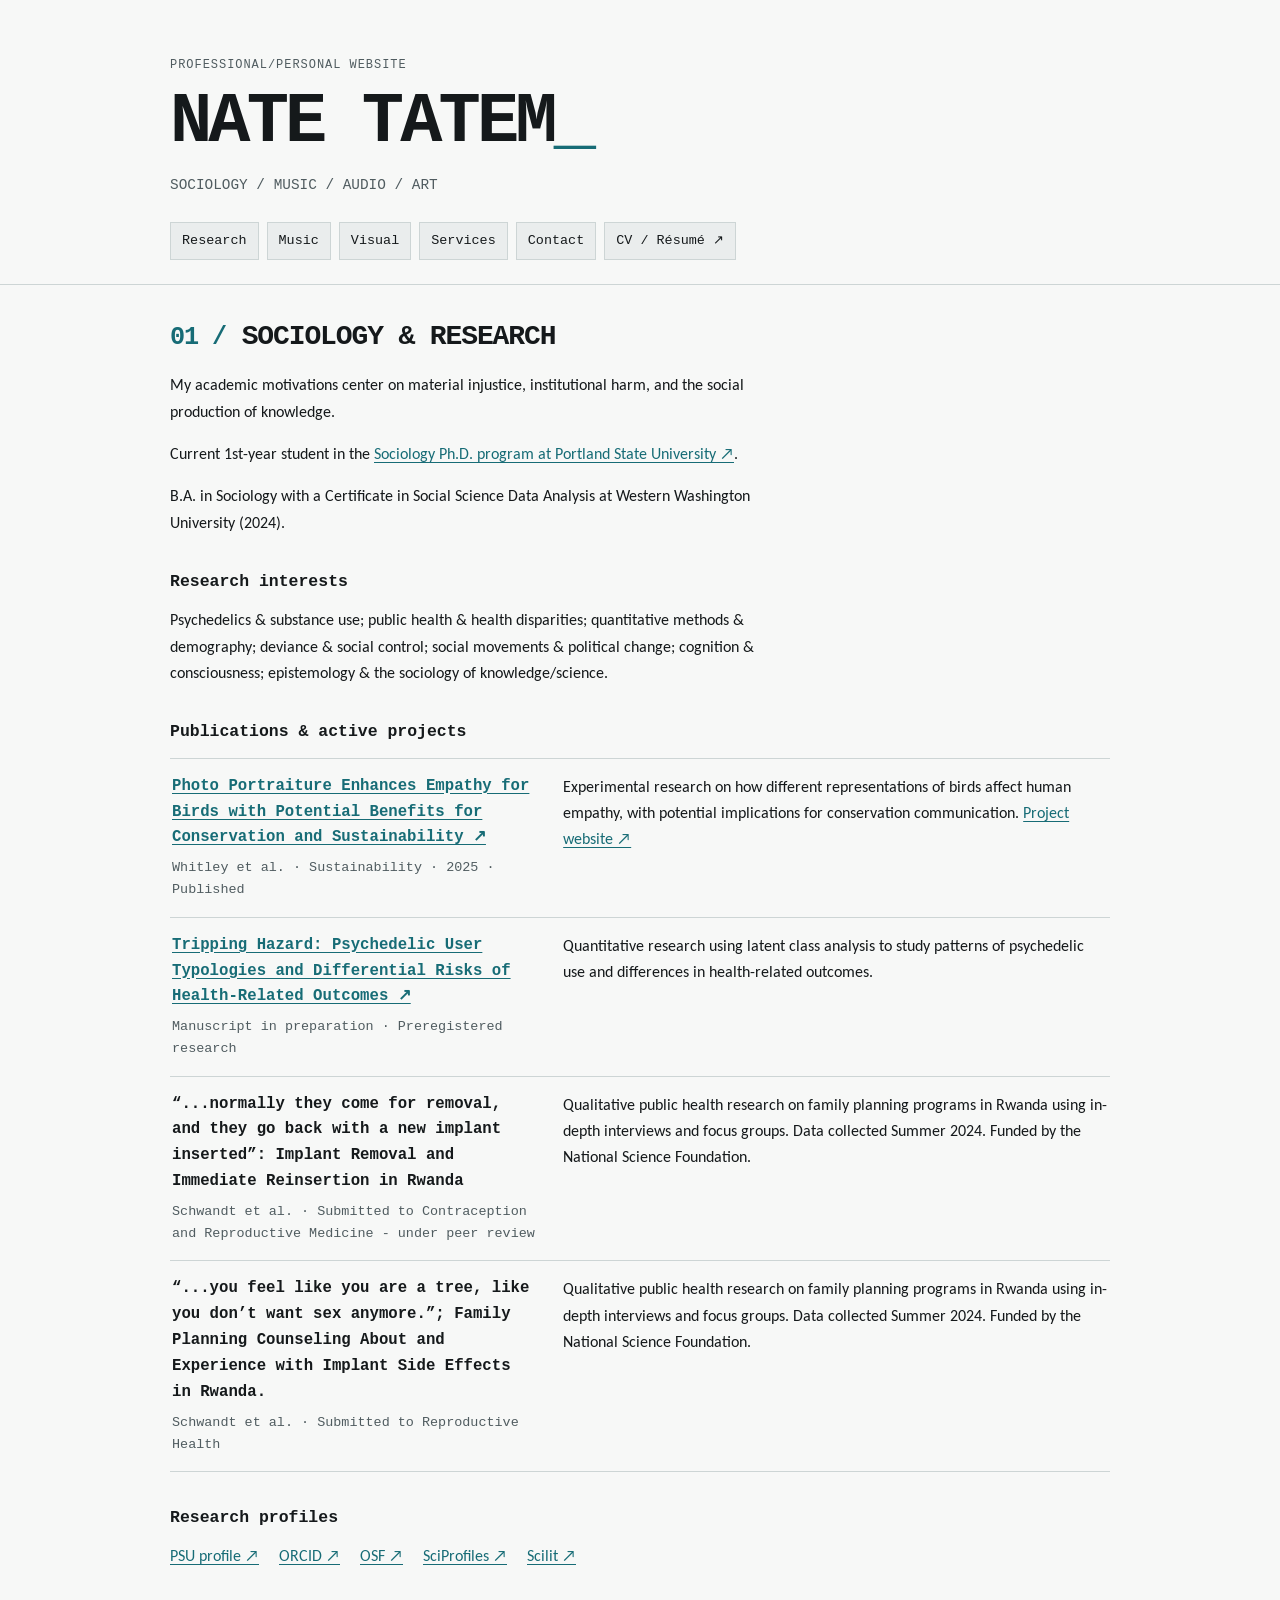
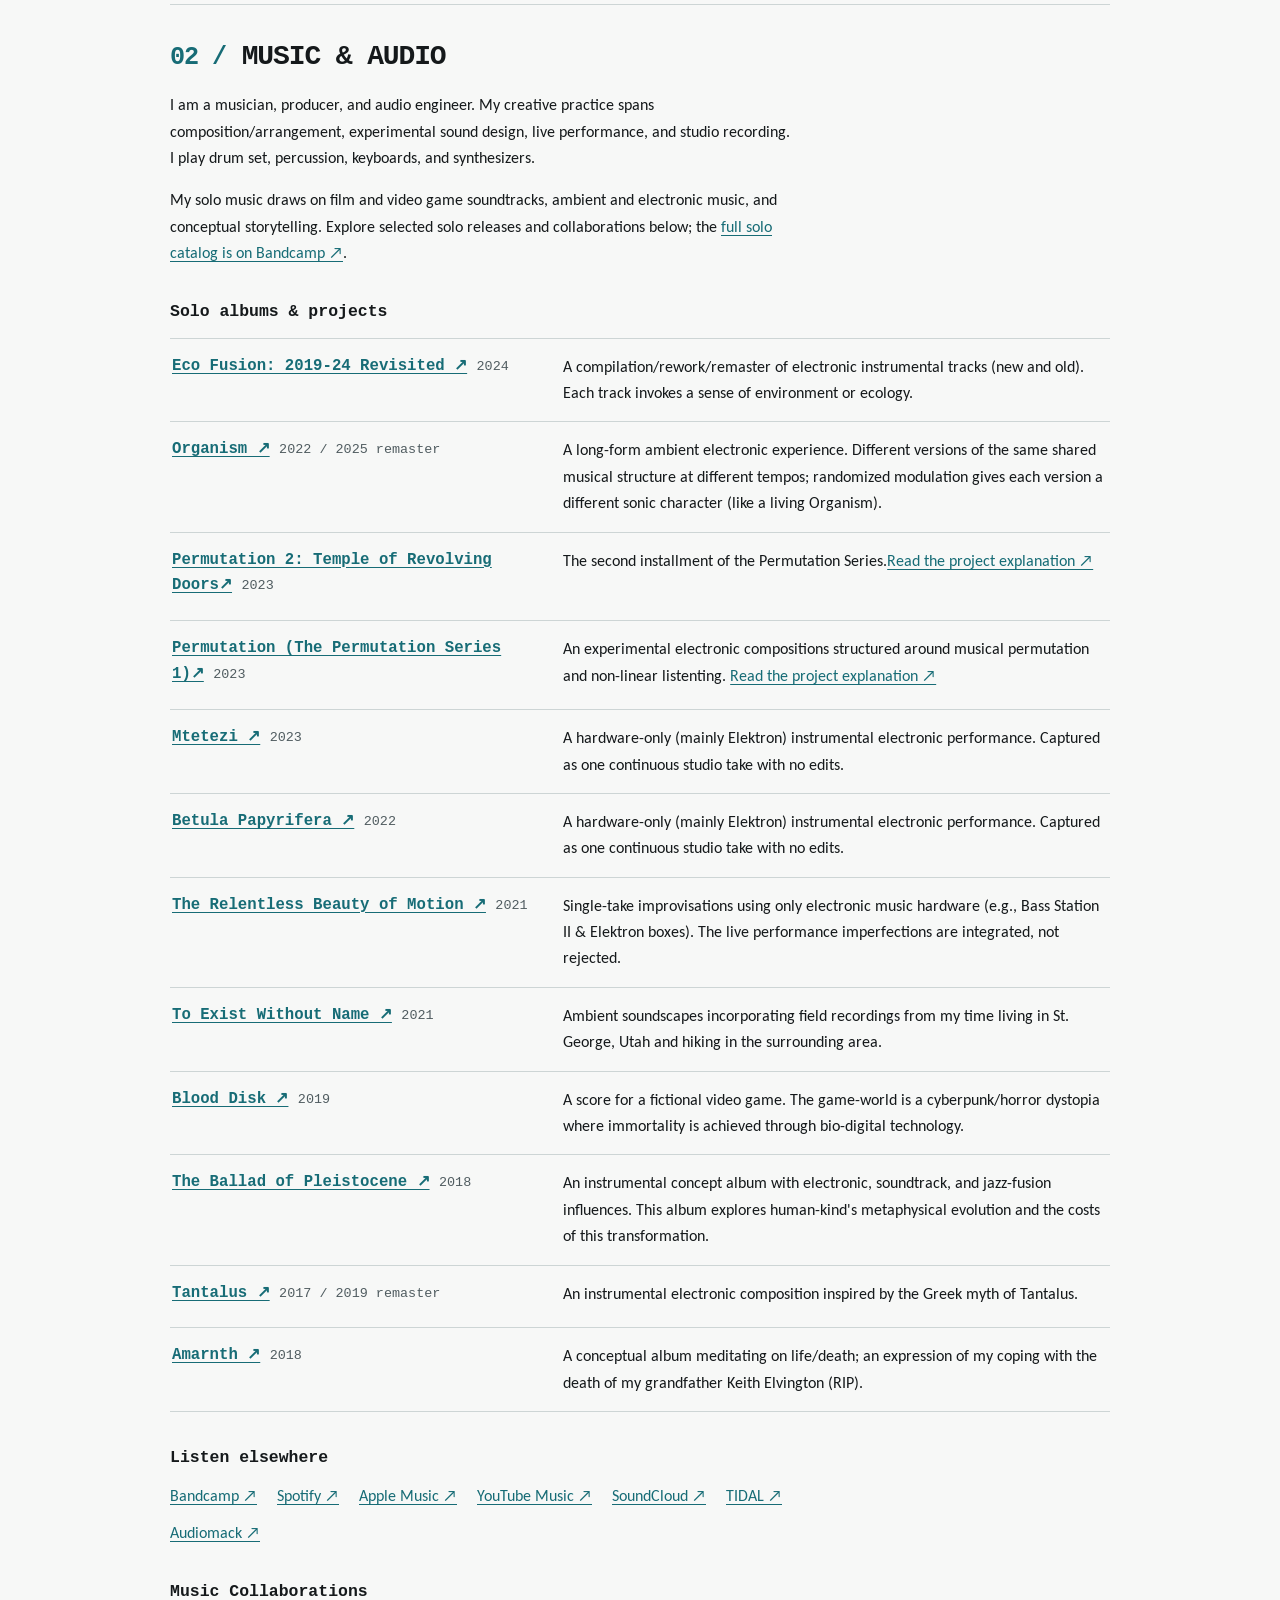
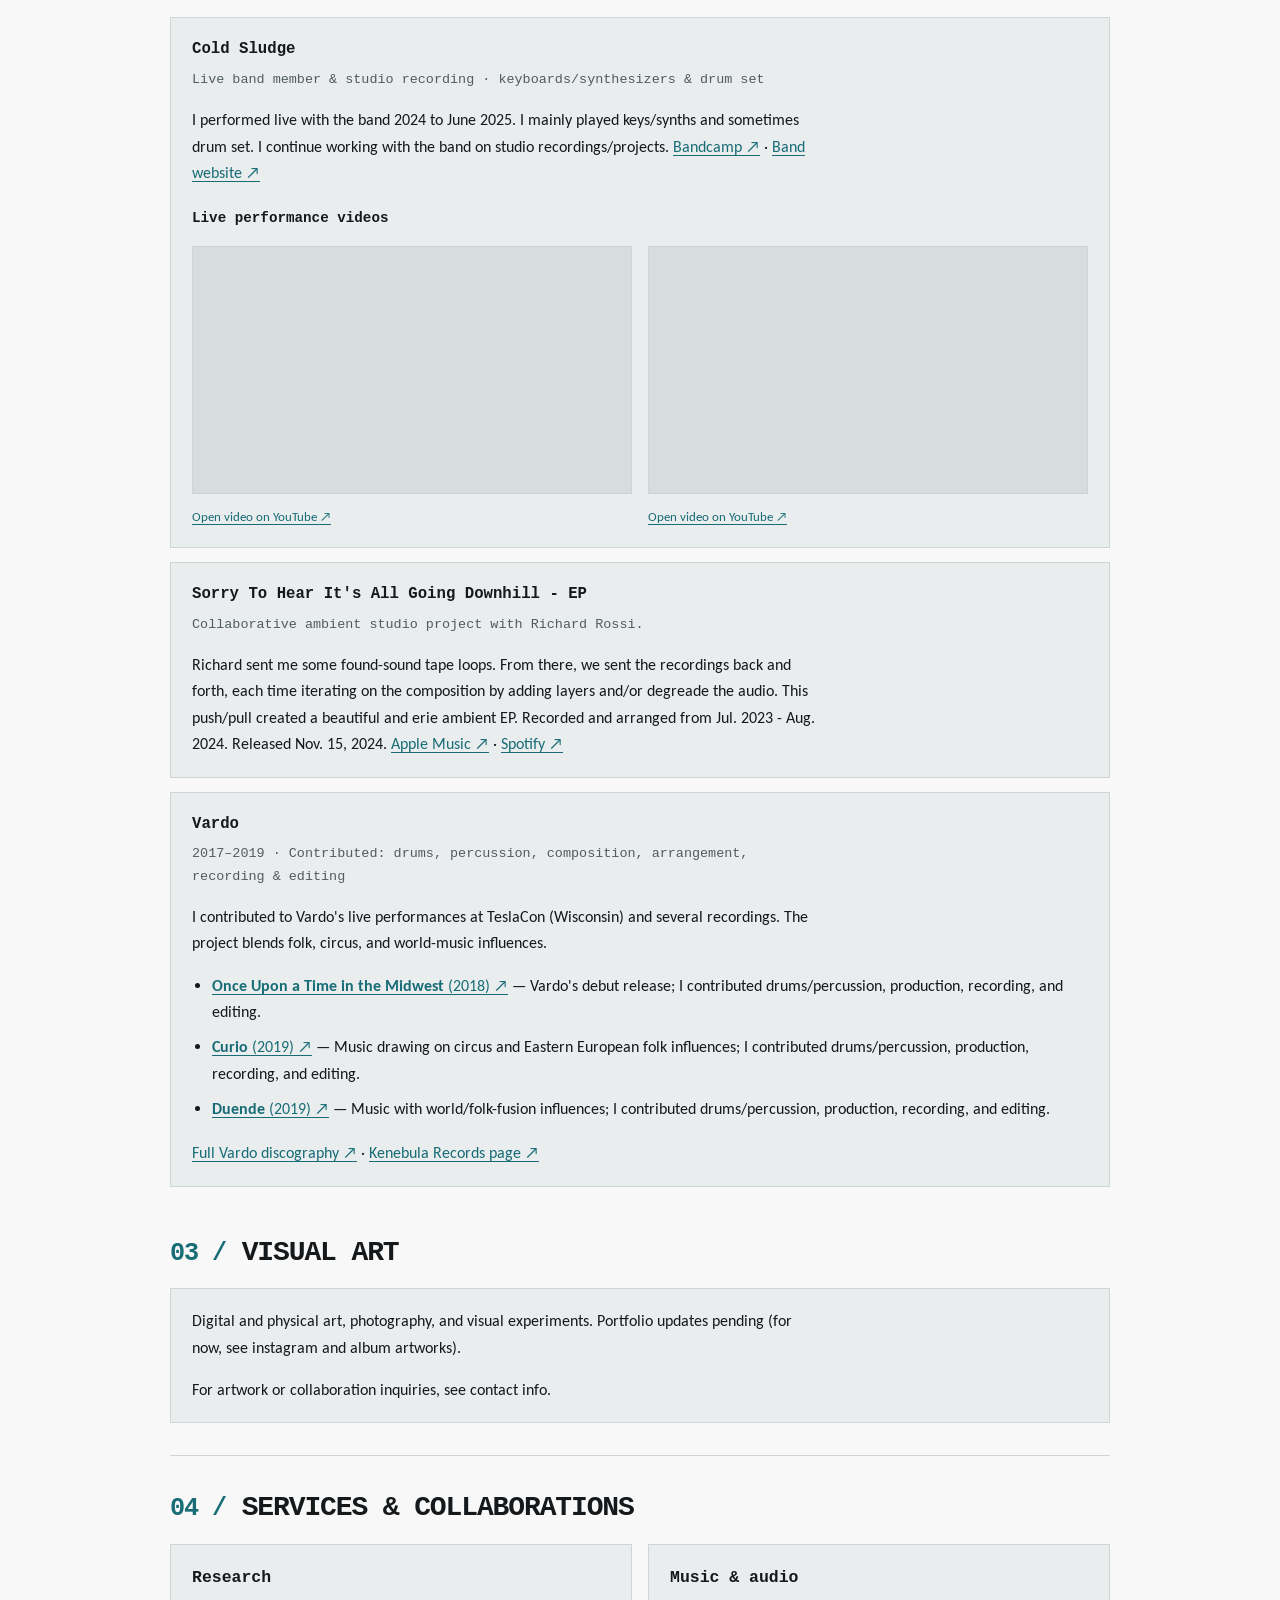
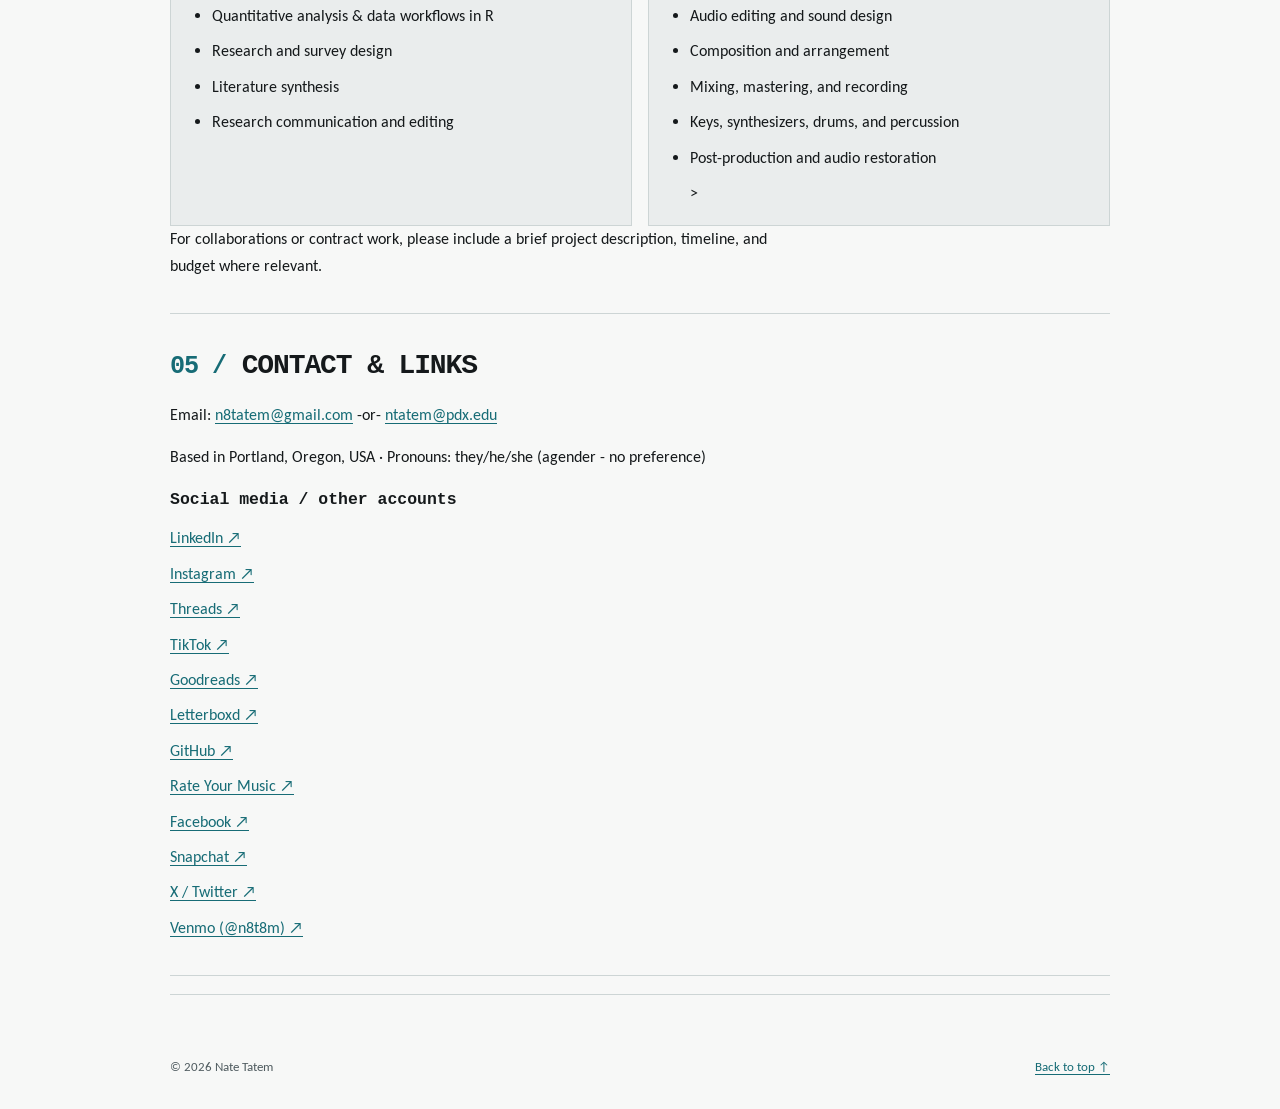
<file: index.html>
<!DOCTYPE html>
<html lang="en">
<head>
  <meta charset="UTF-8">
  <meta name="viewport" content="width=device-width, initial-scale=1">
  <meta name="description" content="Nate Tatem: sociology PhD student, researcher, musician, producer, and audio engineer. Publications, music, projects, and contact.">
  <title>Nate Tatem | Sociology, Music &amp; Audio</title>
  <link rel="stylesheet" href="style.css">
</head>
<body id="top">
  <!--
    ONE-PAGE WEBSITE
    Everything visitors read is in this file.
    To change words or links, edit the text between the HTML tags below.
    Colors, fonts, and spacing are in style.css.
    Sections have IDs (for example: id="research") so the navigation can jump to them.
    No JavaScript or website framework is required.
  -->
  <a class="skip-link" href="#main">Skip to content</a>

  <header class="site-header">
    <div class="wrap">
      <p class="kicker">PROFESSIONAL/PERSONAL WEBSITE</p>
      <h1>NATE TATEM<span class="cursor" aria-hidden="true">_</span></h1>
      <p class="subtitle">SOCIOLOGY / MUSIC / AUDIO / ART</p>
      <nav aria-label="Page sections">
        <a href="#research">Research</a>
        <a href="#music">Music</a>
        <a href="#visual">Visual</a>
        <a href="#services">Services</a>
        <a href="#contact">Contact</a>
        <a href="https://docs.google.com/document/d/1RovgvD9X_7BbHX_mhOtFrE-JuVj5L-khV3Grfie6J5M/edit?usp=sharing">CV / Résumé ↗</a>
      </nav>
    </div>
  </header>

  <main id="main" class="wrap">
    <!-- 01: RESEARCH -->
    <section id="research" class="section">
      <h2><span class="section-number">01 /</span> SOCIOLOGY &amp; RESEARCH</h2>
      <p>My academic motivations center on material injustice, institutional harm, and the social production of knowledge.</p>
      <p>Current 1st-year student in the <a href="https://www.pdx.edu/sociology/graduate-students">Sociology Ph.D. program at Portland State University ↗</a>.</p>
      <p>B.A. in Sociology with a Certificate in Social Science Data Analysis at Western Washington University (2024).</p>
      

      <h3>Research interests</h3>
      <p>Psychedelics & substance use; public health & health disparities; quantitative methods & demography; deviance & social control; social movements & political change; cognition & consciousness; epistemology & the sociology of knowledge/science.</p>

      <h3>Publications &amp; active projects</h3>
      <div class="entries">
        <article class="entry">
          <div><h4><a href="https://doi.org/10.3390/su17198833">Photo Portraiture Enhances Empathy for Birds with Potential Benefits for Conservation and Sustainability ↗</a></h4><p class="meta">Whitley et al. · Sustainability · 2025 · Published</p></div>
          <p>Experimental research on how different representations of birds affect human empathy, with potential implications for conservation communication. <a href="https://wp.wwu.edu/nsfaward2240023/">Project website ↗</a></p>
        </article>
        <article class="entry">
          <div><h4><a href="https://osf.io/zuqg4">Tripping Hazard: Psychedelic User Typologies and Differential Risks of Health-Related Outcomes ↗</a></h4><p class="meta">Manuscript in preparation · Preregistered research</p></div>
          <p>Quantitative research using latent class analysis to study patterns of psychedelic use and differences in health-related outcomes.</p>
        </article>
        <article class="entry">
          <div><h4>“...normally they come for removal, and they go back with a new implant inserted”: Implant Removal and Immediate Reinsertion in Rwanda</h4><p class="meta">Schwandt et al. · Submitted to Contraception and Reproductive Medicine - under peer review</p></div>
          <p>Qualitative public health research on family planning programs in Rwanda using in-depth interviews and focus groups. Data collected Summer 2024. Funded by the National Science Foundation.</p>
        </article>
        <article class="entry">
          <div><h4>“...you feel like you are a tree, like you don’t want sex anymore.”; Family Planning Counseling About and Experience with Implant Side Effects in Rwanda.</h4><p class="meta">Schwandt et al. · Submitted to Reproductive Health</p></div>
          <p>Qualitative public health research on family planning programs in Rwanda using in-depth interviews and focus groups. Data collected Summer 2024. Funded by the National Science Foundation.</p>
        </article>
      </div>

      <h3>Research profiles</h3>
      <p class="link-line">
        <a href="https://www.pdx.edu/sociology/graduate-students">PSU profile ↗</a>
        <a href="https://orcid.org/0009-0002-8959-082X">ORCID ↗</a>
        <a href="https://osf.io/nkf5h/">OSF ↗</a>
        <a href="https://sciprofiles.com/profile/4597813">SciProfiles ↗</a>
        <a href="https://www.scilit.com/scholars/32011373">Scilit ↗</a>
      </p>
    </section>

    <!-- 02: MUSIC -->
    <section id="music" class="section">
      <h2><span class="section-number">02 /</span> MUSIC &amp; AUDIO</h2>
      <p>I am a musician, producer, and audio engineer. My creative practice spans composition/arrangement, experimental sound design, live performance, and studio recording. I play drum set, percussion, keyboards, and synthesizers.</p>
      <p>My solo music draws on film and video game soundtracks, ambient and electronic music, and conceptual storytelling. Explore selected solo releases and collaborations below; the <a href="https://n8t8m.bandcamp.com/">full solo catalog is on Bandcamp ↗</a>.</p>
      <h3>Solo albums &amp; projects</h3>
      <div class="entries">
        <article class="entry"><div><h4><a href="https://music.apple.com/us/album/eco-fusion-2019-24-revisited-2024-remaster/1748461911">Eco Fusion: 2019-24 Revisited ↗</a> <span class="year">2024</span></h4></div><p>A compilation/rework/remaster of electronic instrumental tracks (new and old). Each track invokes a sense of environment or ecology.</p></article>
        <article class="entry"><div><h4><a href="https://n8t8m.bandcamp.com/album/organism">Organism ↗</a> <span class="year">2022 / 2025 remaster</span></h4></div><p>A long-form ambient electronic experience. Different versions of the same shared musical structure at different tempos; randomized modulation gives each version a different sonic character (like a living Organism).</p></article>
        <article class="entry"><div><h4><a href="https://music.apple.com/us/album/permutation-2-temple-of-revolving-doors/1743018515">Permutation 2: Temple of Revolving Doors↗</a> <span class="year">2023</span></h4></div><p>The second installment of the Permutation Series.<a href="https://docs.google.com/document/d/1abXACVfcKZyuInPH2lasOvWFJ02yWaGi-sxxujkwZ5Q/pub">Read the project explanation ↗</a></p></article>
        <article class="entry"><div><h4><a href="https://music.apple.com/us/album/permutation/1743118488">Permutation (The Permutation Series 1)↗</a> <span class="year">2023</span></h4></div><p>An experimental electronic compositions structured around musical permutation and non-linear listenting. <a href="https://docs.google.com/document/d/1abXACVfcKZyuInPH2lasOvWFJ02yWaGi-sxxujkwZ5Q/pub">Read the project explanation ↗</a></p></article>  
        <article class="entry"><div><h4><a href="https://n8t8m.bandcamp.com/album/mtetezi">Mtetezi ↗</a> <span class="year">2023</span></h4></div><p>A hardware-only (mainly Elektron) instrumental electronic performance. Captured as one continuous studio take with no edits.</p></article>
        <article class="entry"><div><h4><a href="https://n8t8m.bandcamp.com/album/betula-papyrifera">Betula Papyrifera ↗</a> <span class="year">2022</span></h4></div><p>A hardware-only (mainly Elektron) instrumental electronic performance. Captured as one continuous studio take with no edits.</p></article>
        <article class="entry"><div><h4><a href="https://n8t8m.bandcamp.com/album/the-relentless-beauty-of-motion-2">The Relentless Beauty of Motion ↗</a> <span class="year">2021</span></h4></div><p>Single-take improvisations using only electronic music hardware (e.g., Bass Station II & Elektron boxes). The live performance imperfections are integrated, not rejected.</p></article>
        <article class="entry"><div><h4><a href="https://n8t8m.bandcamp.com/album/to-exist-without-name">To Exist Without Name ↗</a> <span class="year">2021</span></h4></div><p>Ambient soundscapes incorporating field recordings from my time living in St. George, Utah and hiking in the surrounding area.</p></article>
        <article class="entry"><div><h4><a href="https://n8t8m.bandcamp.com/album/blood-disk">Blood Disk ↗</a> <span class="year">2019</span></h4></div><p>A score for a fictional video game. The game-world is a cyberpunk/horror dystopia where immortality is achieved through bio-digital technology.</p></article>
        <article class="entry"><div><h4><a href="https://n8t8m.bandcamp.com/album/the-ballad-of-pleistocene">The Ballad of Pleistocene ↗</a> <span class="year">2018</span></h4></div><p>An instrumental concept album with electronic, soundtrack, and jazz-fusion influences. This album explores human-kind's metaphysical evolution and the costs of this transformation.</p></article>
        <article class="entry"><div><h4><a href="https://n8t8m.bandcamp.com/album/tantalus-2019-remaster">Tantalus ↗</a> <span class="year">2017 / 2019 remaster</span></h4></div><p>An instrumental electronic composition inspired by the Greek myth of Tantalus.</p></article>
        <article class="entry"><div><h4><a href="https://n8t8m.bandcamp.com/album/amarnth">Amarnth ↗</a> <span class="year">2018</span></h4></div><p>A conceptual album meditating on life/death; an expression of my coping with the death of my grandfather Keith Elvington (RIP).</p></article>
      </div>

      <h3>Listen elsewhere</h3>
      <p class="link-line">
        <a href="https://n8t8m.bandcamp.com/">Bandcamp ↗</a>
        <a href="https://open.spotify.com/artist/280AVnwGDOdUkVxobsOkqB">Spotify ↗</a>
        <a href="https://music.apple.com/us/artist/nate-tatem/1448048139">Apple Music ↗</a>
        <a href="https://music.youtube.com/channel/UCMEGdbPtAvLXdA23YEi4zVA">YouTube Music ↗</a>
        <a href="https://soundcloud.com/natetatem">SoundCloud ↗</a>
        <a href="https://tidal.com/browse/artist/10782310">TIDAL ↗</a>
        <a href="https://audiomack.com/natem262">Audiomack ↗</a>
      </p>

      <h3>Music Collaborations</h3>
      <div class="panel">
        <h4>Cold Sludge</h4>
        <p class="meta">Live band member & studio recording · keyboards/synthesizers &amp; drum set</p>
        <p>I performed live with the band 2024 to June 2025. I mainly played keys/synths and sometimes drum set. I continue working with the band on studio recordings/projects. <a href="https://coldsludge.bandcamp.com/">Bandcamp ↗</a> · <a href="https://beacons.ai/coldsludge">Band website ↗</a></p>
        <p class="video-label">Live performance videos</p>
        <div class="video-grid">
          <div><iframe loading="lazy" src="https://www.youtube-nocookie.com/embed/g2t97krSRpU" title="Cold Sludge — live performance video 1" allow="accelerometer; autoplay; clipboard-write; encrypted-media; gyroscope; picture-in-picture; web-share" referrerpolicy="strict-origin-when-cross-origin" allowfullscreen></iframe><p><a href="https://youtu.be/g2t97krSRpU">Open video on YouTube ↗</a></p></div>
          <div><iframe loading="lazy" src="https://www.youtube-nocookie.com/embed/ch2X6v-_RAk" title="Cold Sludge — live performance video 2" allow="accelerometer; autoplay; clipboard-write; encrypted-media; gyroscope; picture-in-picture; web-share" referrerpolicy="strict-origin-when-cross-origin" allowfullscreen></iframe><p><a href="https://youtu.be/ch2X6v-_RAk">Open video on YouTube ↗</a></p></div>
        </div>
      </div>

      <div class="panel">
        <h4>Sorry To Hear It's All Going Downhill - EP</h4>
        <p class="meta">Collaborative ambient studio project with Richard Rossi. </p>
        <p>Richard sent me some found-sound tape loops. From there, we sent the recordings back and forth, each time iterating on the composition by adding layers and/or degreade the audio. This push/pull created a beautiful and erie ambient EP. Recorded and arranged from Jul. 2023 - Aug. 2024. Released Nov. 15, 2024. <a href="https://music.apple.com/us/album/sorry-to-hear-its-all-going-downhill-ep/1778685996">Apple Music ↗</a> · <a href="https://open.spotify.com/album/3CoQEbegC5YiCVLYY935vZ?si=Al2B6Z7SQFys9EtEpH0g2g">Spotify ↗</a></p>
      </div>

      <div class="panel">
        <h4>Vardo</h4>
        <p class="meta">2017–2019 · Contributed: drums, percussion, composition, arrangement, recording &amp; editing</p>
        <p>I contributed to Vardo's live performances at TeslaCon (Wisconsin) and several recordings. The project blends folk, circus, and world-music influences.</p>
        <ul class="project-list">
          <li><a href="https://curiodevardo.bandcamp.com/album/once-upon-a-time-in-the-midwest"><strong>Once Upon a Time in the Midwest</strong> (2018) ↗</a> — Vardo's debut release; I contributed drums/percussion, production, recording, and editing.</li>
          <li><a href="https://curiodevardo.bandcamp.com/album/curio"><strong>Curio</strong> (2019) ↗</a> — Music drawing on circus and Eastern European folk influences; I contributed drums/percussion, production, recording, and editing.</li>
          <li><a href="https://curiodevardo.bandcamp.com/album/duende"><strong>Duende</strong> (2019) ↗</a> — Music with world/folk-fusion influences; I contributed drums/percussion, production, recording, and editing.</li>
        </ul>
        <p><a href="https://curiodevardo.bandcamp.com/">Full Vardo discography ↗</a> · <a href="https://www.kenebula.com/vardo/">Kenebula Records page ↗</a></p>
      </div>

    <!-- 03: VISUAL ART -->
    <section id="visual" class="section">
      <h2><span class="section-number">03 /</span> VISUAL ART</h2>
      <div class="panel">
        <p>Digital and physical art, photography, and visual experiments. Portfolio updates pending (for now, see instagram and album artworks).</p>
        <p>For artwork or collaboration inquiries, see contact info.</p>
      </div>
    </section>

    <!-- 04: SERVICES -->
    <section id="services" class="section">
      <h2><span class="section-number">04 /</span> SERVICES &amp; COLLABORATIONS</h2>
      <div class="columns">
        <div class="panel">
          <h3>Research</h3>
          <ul><li>Quantitative analysis & data workflows in R </li><li>Research and survey design</li><li>Literature synthesis</li><li>Research communication and editing</li></ul>
        </div>
        <div class="panel">
          <h3>Music &amp; audio</h3>
          <ul><li>Audio editing and sound design</li><li>Composition and arrangement</li><li>Mixing, mastering, and recording</li><li>Keys, synthesizers, drums, and percussion</li><li>Post-production and audio restoration</li>></ul>
        </div>
      </div>
      <p>For collaborations or contract work, please include a brief project description, timeline, and budget where relevant.</p>
    </section>

    <!-- 05: CONTACT & LINKS -->
    <section id="contact" class="section">
      <h2><span class="section-number">05 /</span> CONTACT &amp; LINKS</h2>
      <p>Email: <a href="mailto:n8tatem@gmail.com">n8tatem@gmail.com</a> -or- <a href="mailto:ntatem@pdx.edu">ntatem@pdx.edu</a></p>
      <p>Based in Portland, Oregon, USA · Pronouns: they/he/she (agender - no preference)</p>
      <div class="columns">
        <div>
          <h3>Social media / other accounts</h3>
          <ul class="link-list">
            <li><a href="https://www.linkedin.com/in/n8t8m/">LinkedIn ↗</a></li>
            <li><a href="https://instagram.com/n8t8m">Instagram ↗</a></li>
            <li><a href="https://www.threads.net/@n8t8m?hl=en">Threads ↗</a></li>
            <li><a href="https://tiktok.com/@n8t8m">TikTok ↗</a></li>
            <li><a href="https://www.goodreads.com/user/show/165867591-nate-tatem">Goodreads ↗</a></li>
            <li><a href="https://letterboxd.com/n8t8m/">Letterboxd ↗</a></li>
            <li><a href="https://github.com/n8t8m">GitHub ↗</a></li>
            <li><a href="https://rateyourmusic.com/~n8t8m">Rate Your Music ↗</a></li>
            <li><a href="https://www.facebook.com/n8tatem/">Facebook ↗</a></li>
            <li><a href="https://www.snapchat.com/add/n8_t8m">Snapchat ↗</a></li>
            <li><a href="https://x.com/NateTatem">X / Twitter ↗</a></li>
            <li><a href="https://venmo.com/u/n8t8m">Venmo (@n8t8m) ↗</a></li>
          </ul>
        </div>
      </div>
      <!-- TODO: Add verified Bluesky profile URL here. -->
    </section>
  </main>

  <footer class="site-footer">
    <div class="wrap">
      <span>© 2026 Nate Tatem</span>
      <a href="#top">Back to top ↑</a>
    </div>
  </footer>
</body>
</html>
</file>
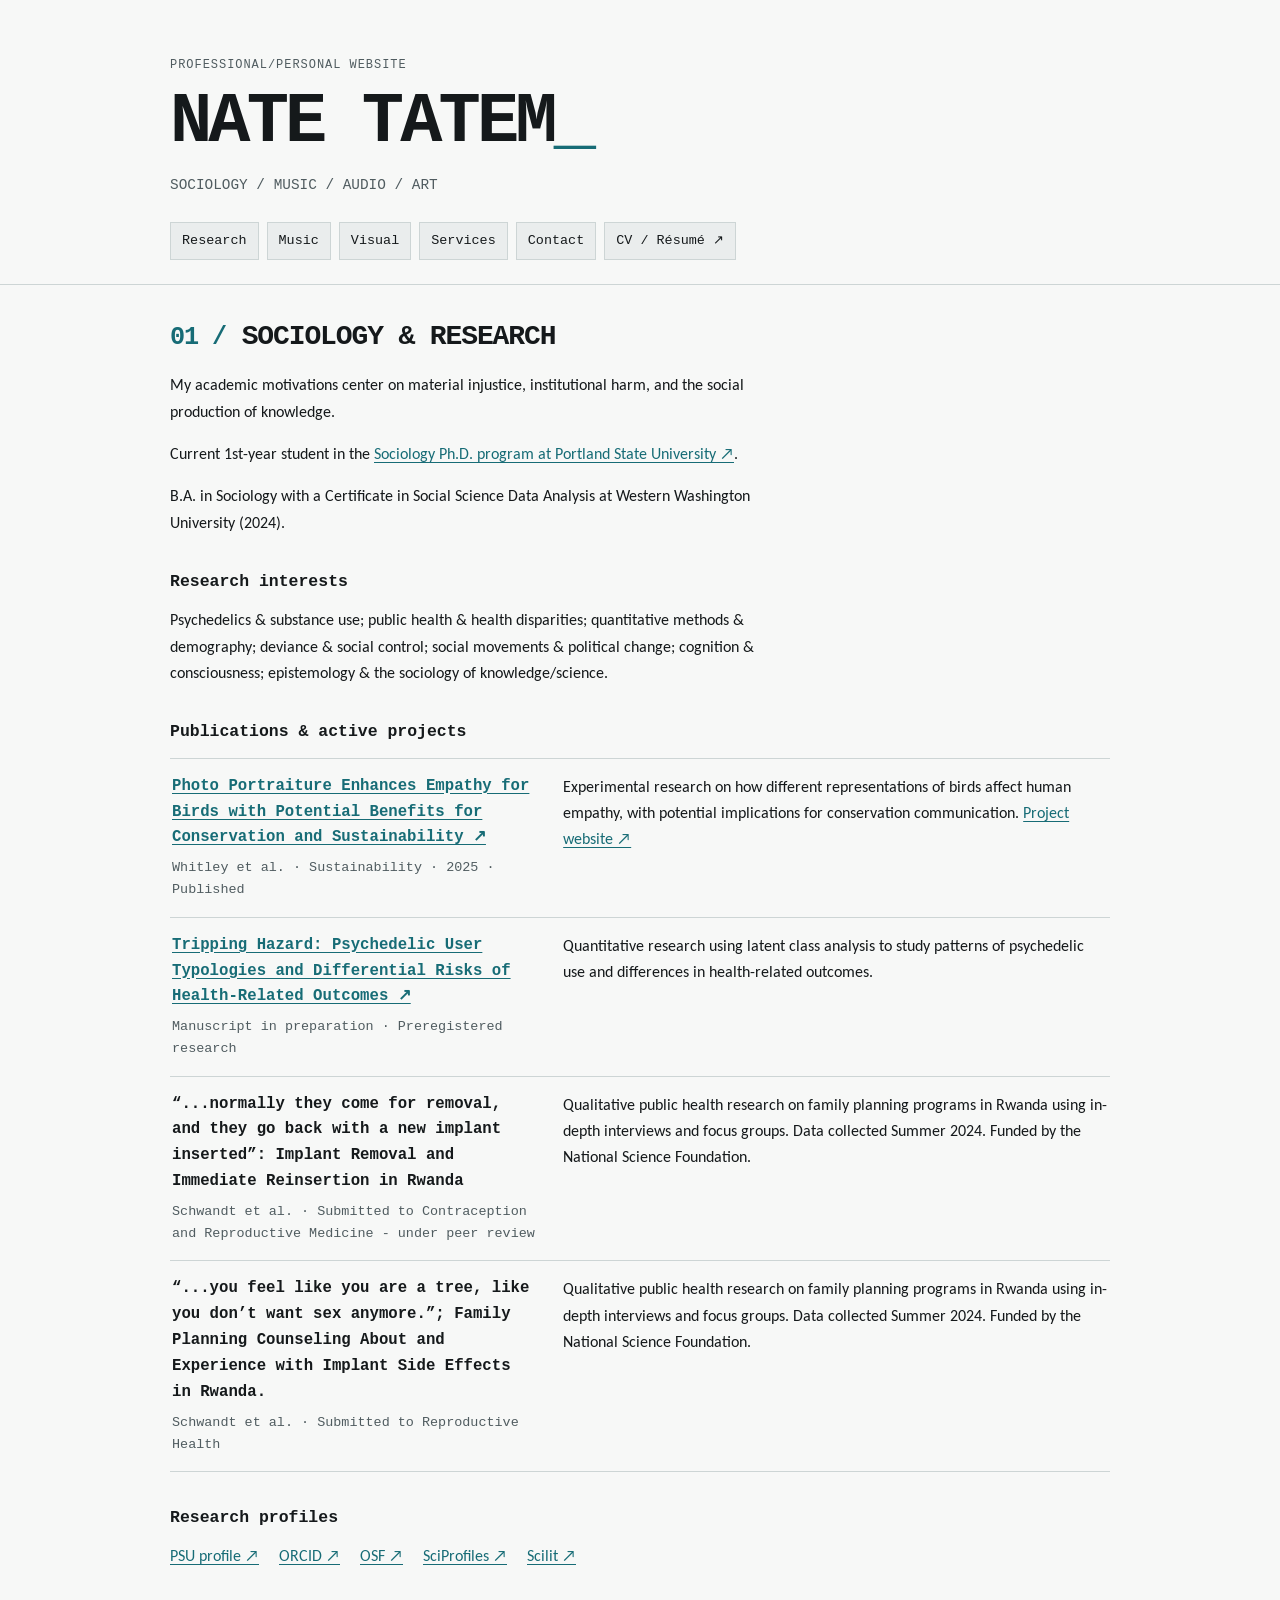
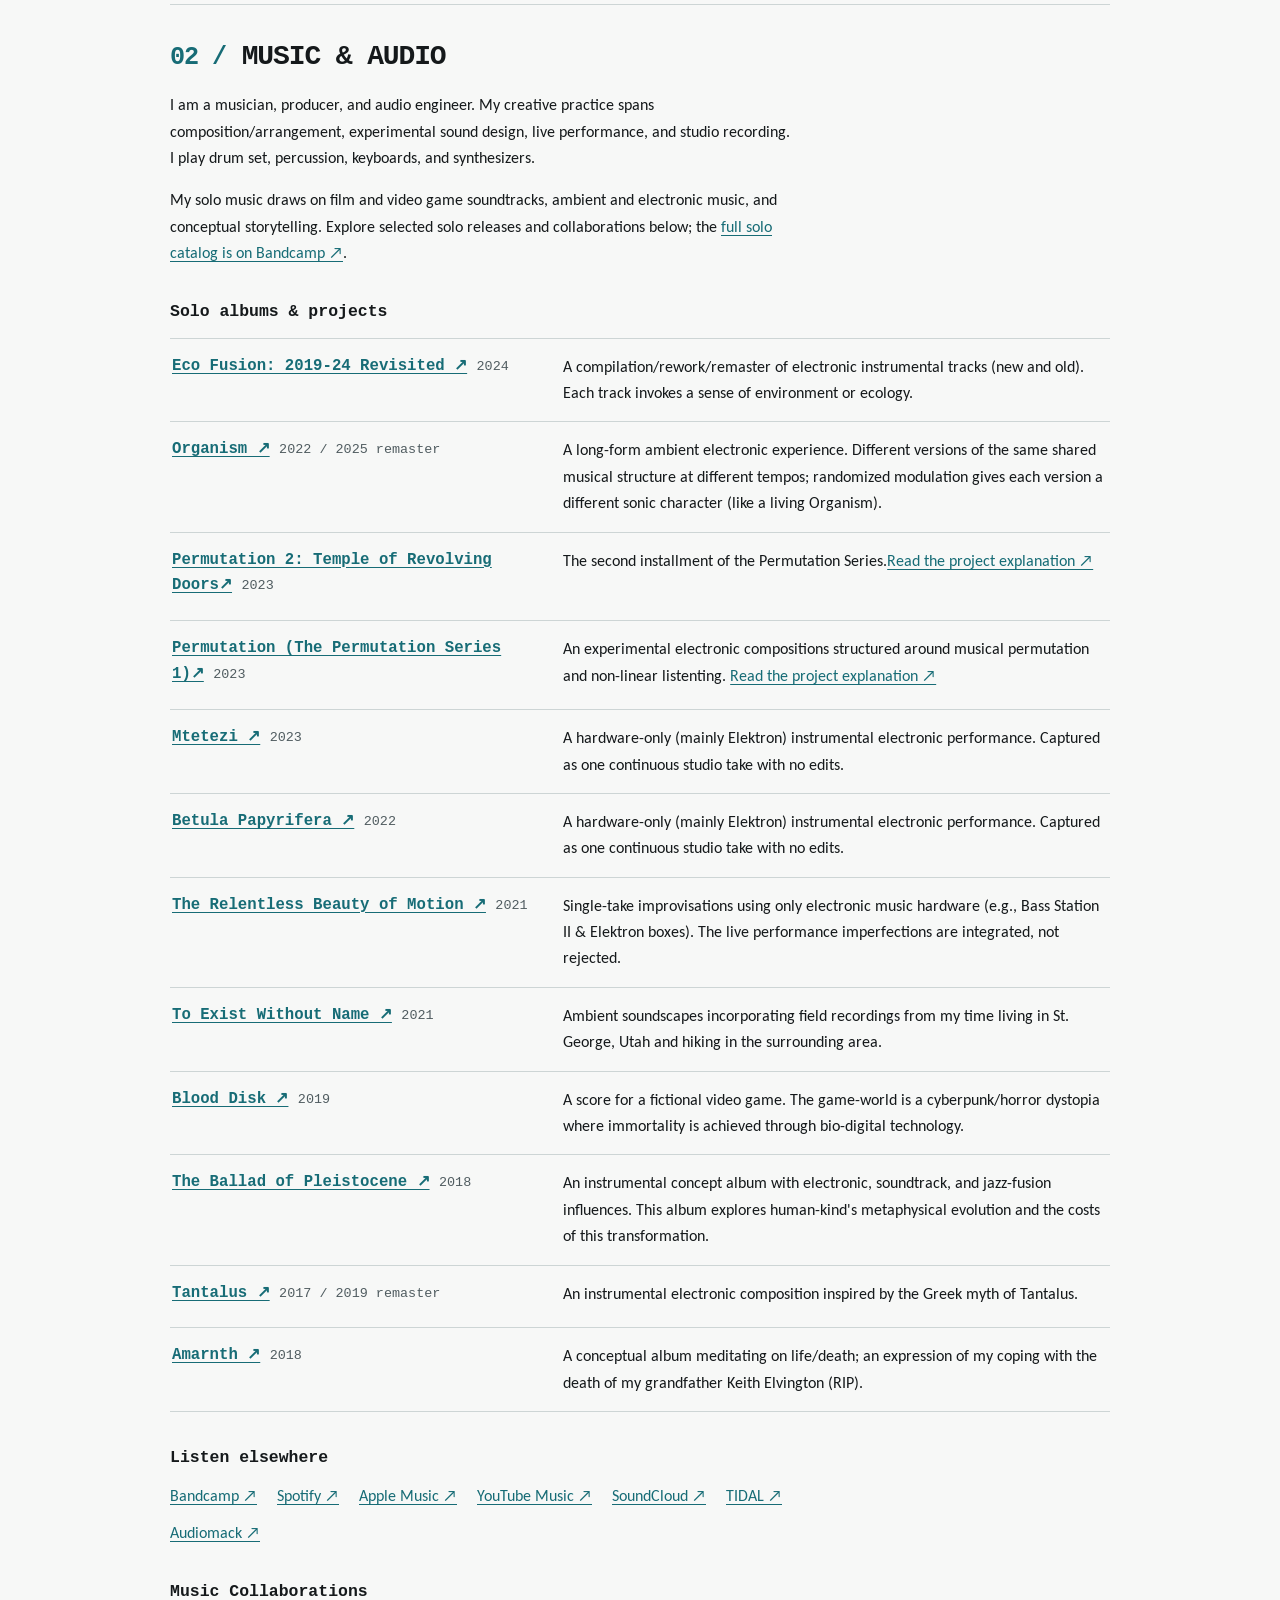
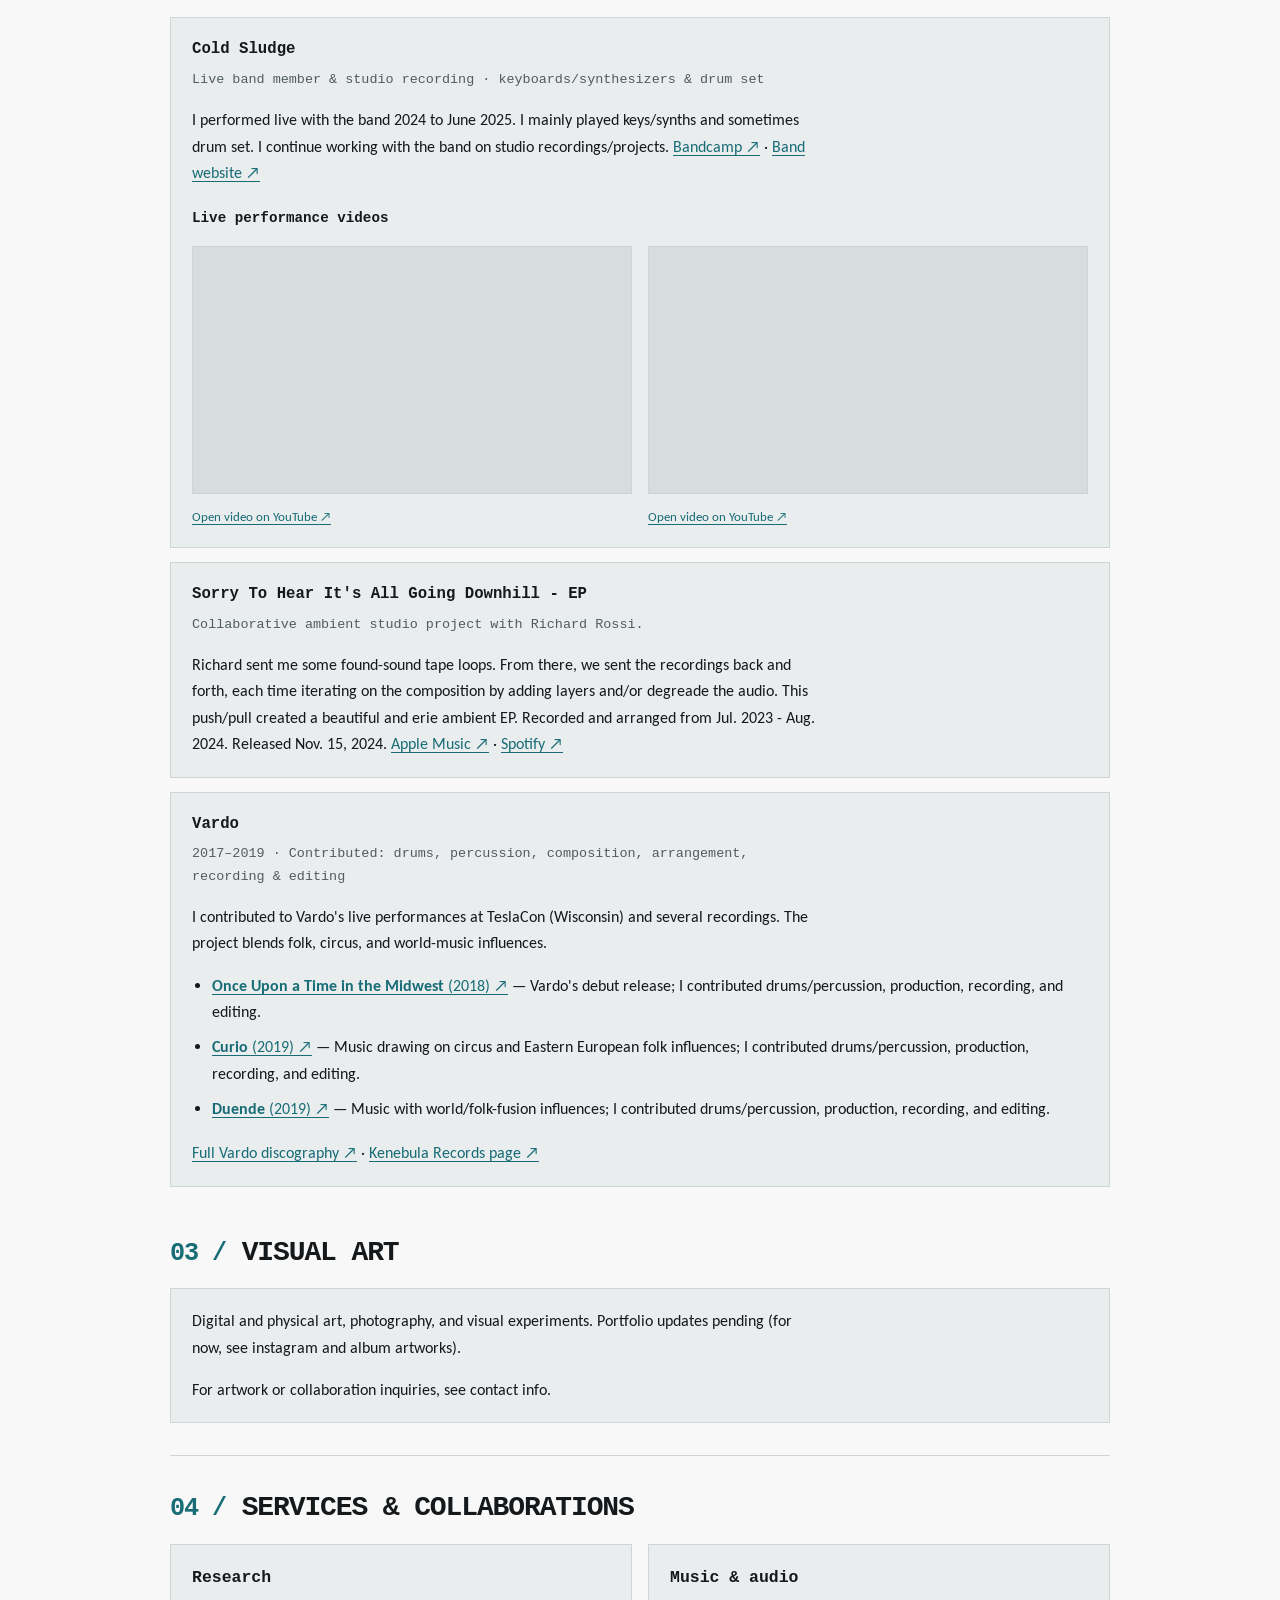
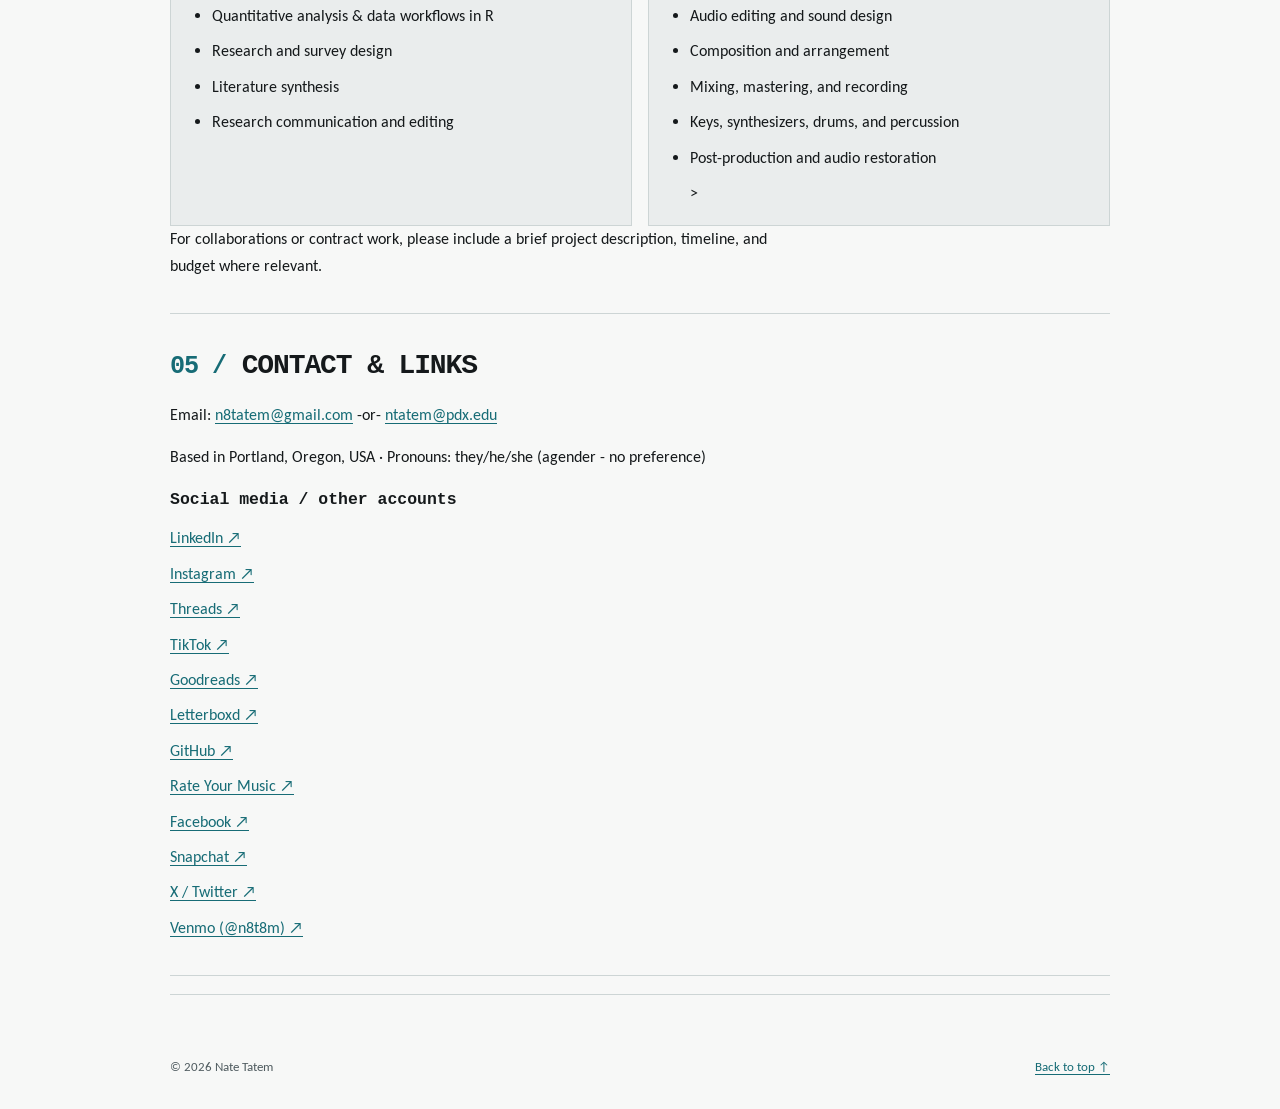
<file: art.html>
<!DOCTYPE html>
<html lang="en">
<head>
  <meta charset="UTF-8">
  <meta name="robots" content="noindex">
  <meta name="viewport" content="width=device-width, initial-scale=1">
  <meta http-equiv="refresh" content="0; url=index.html#visual">
  <title>Page moved | Nate Tatem</title>
</head>
<body>
  <p>This section is now on the <a href="index.html#visual">main website</a>.</p>
</body>
</html>
</file>
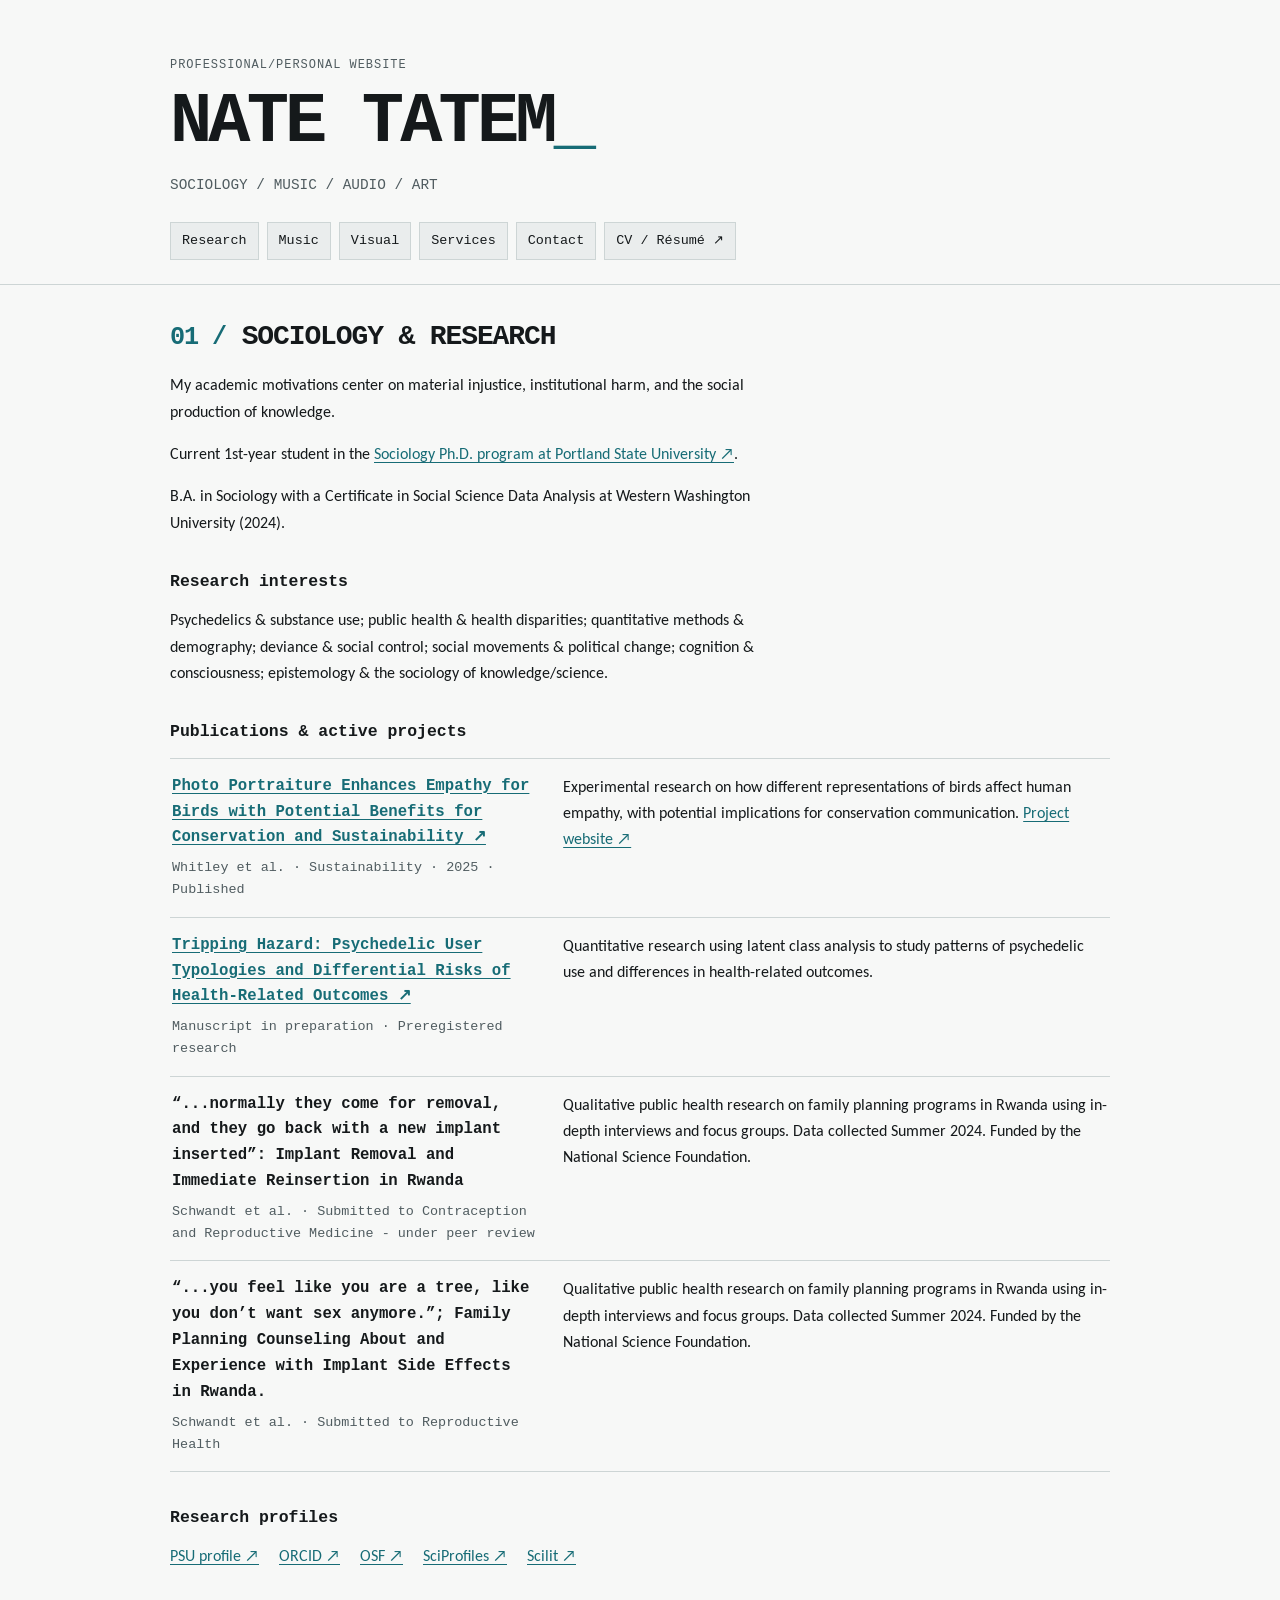
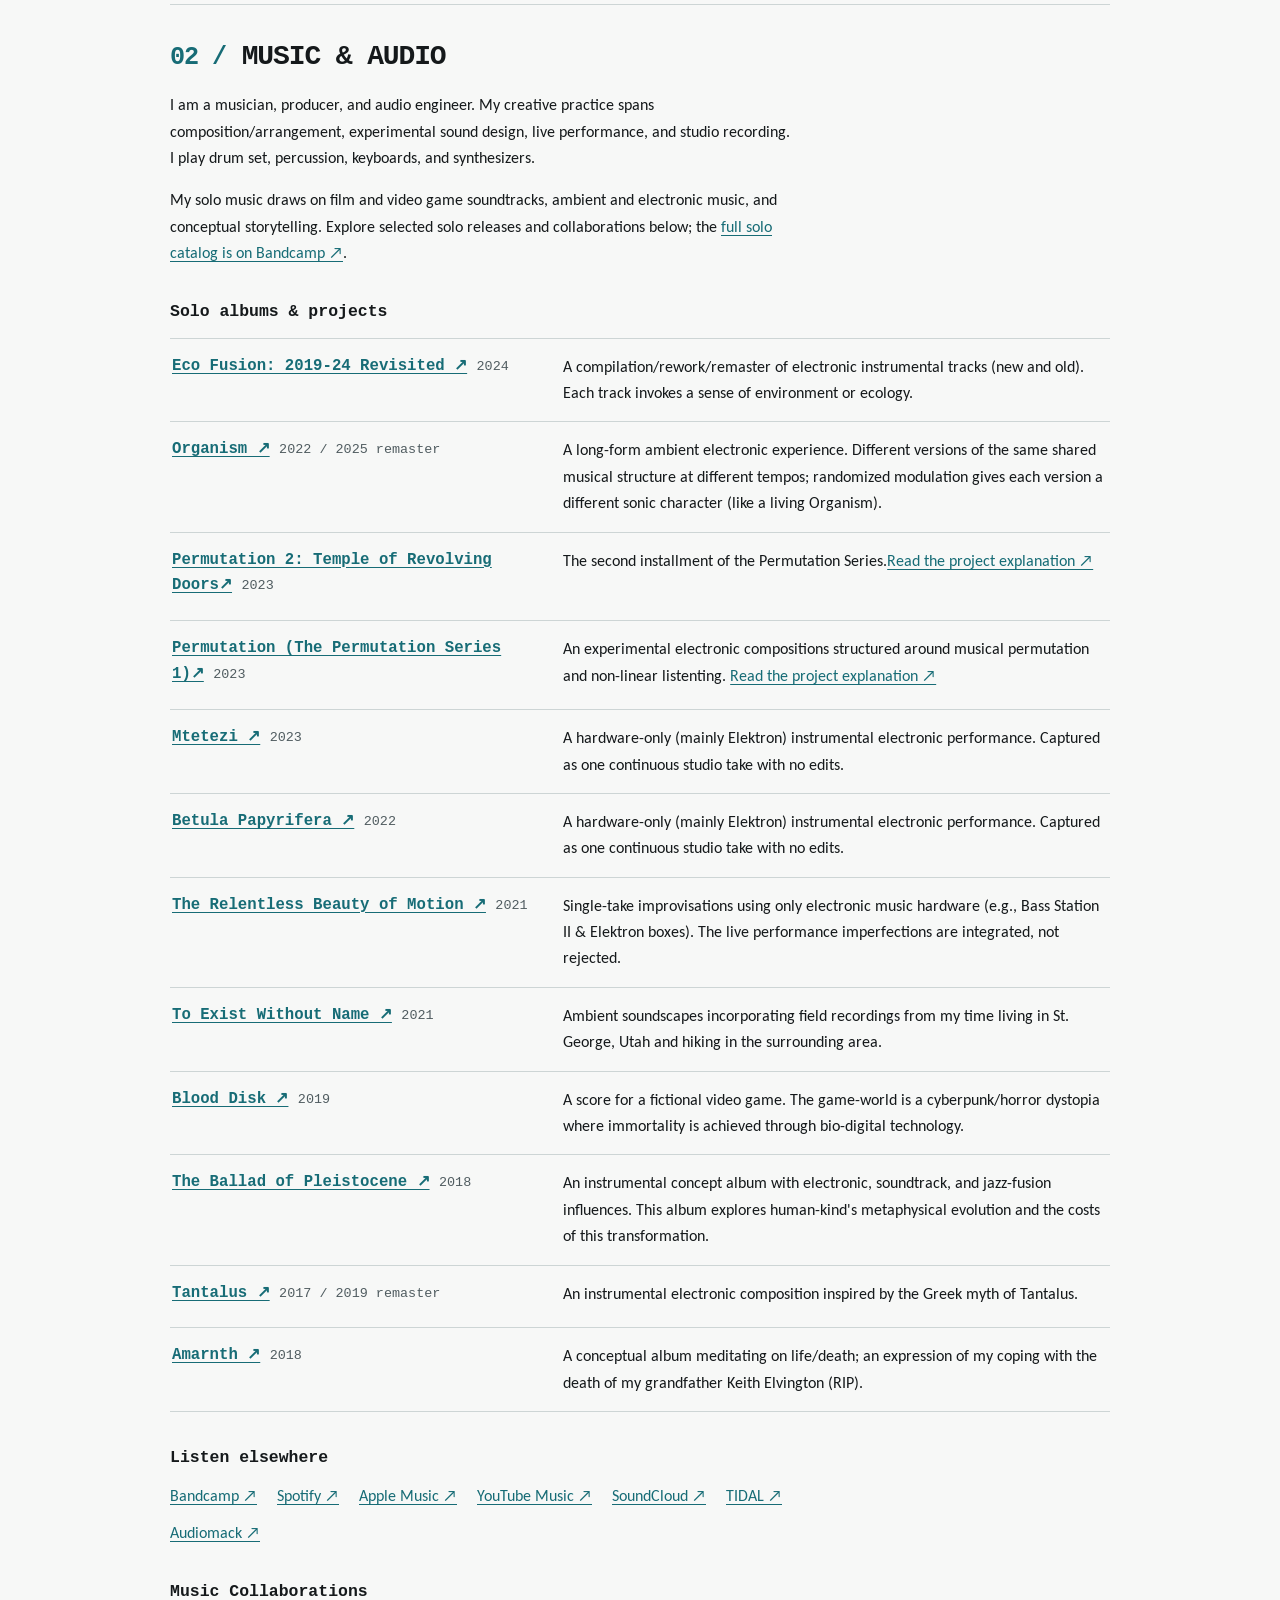
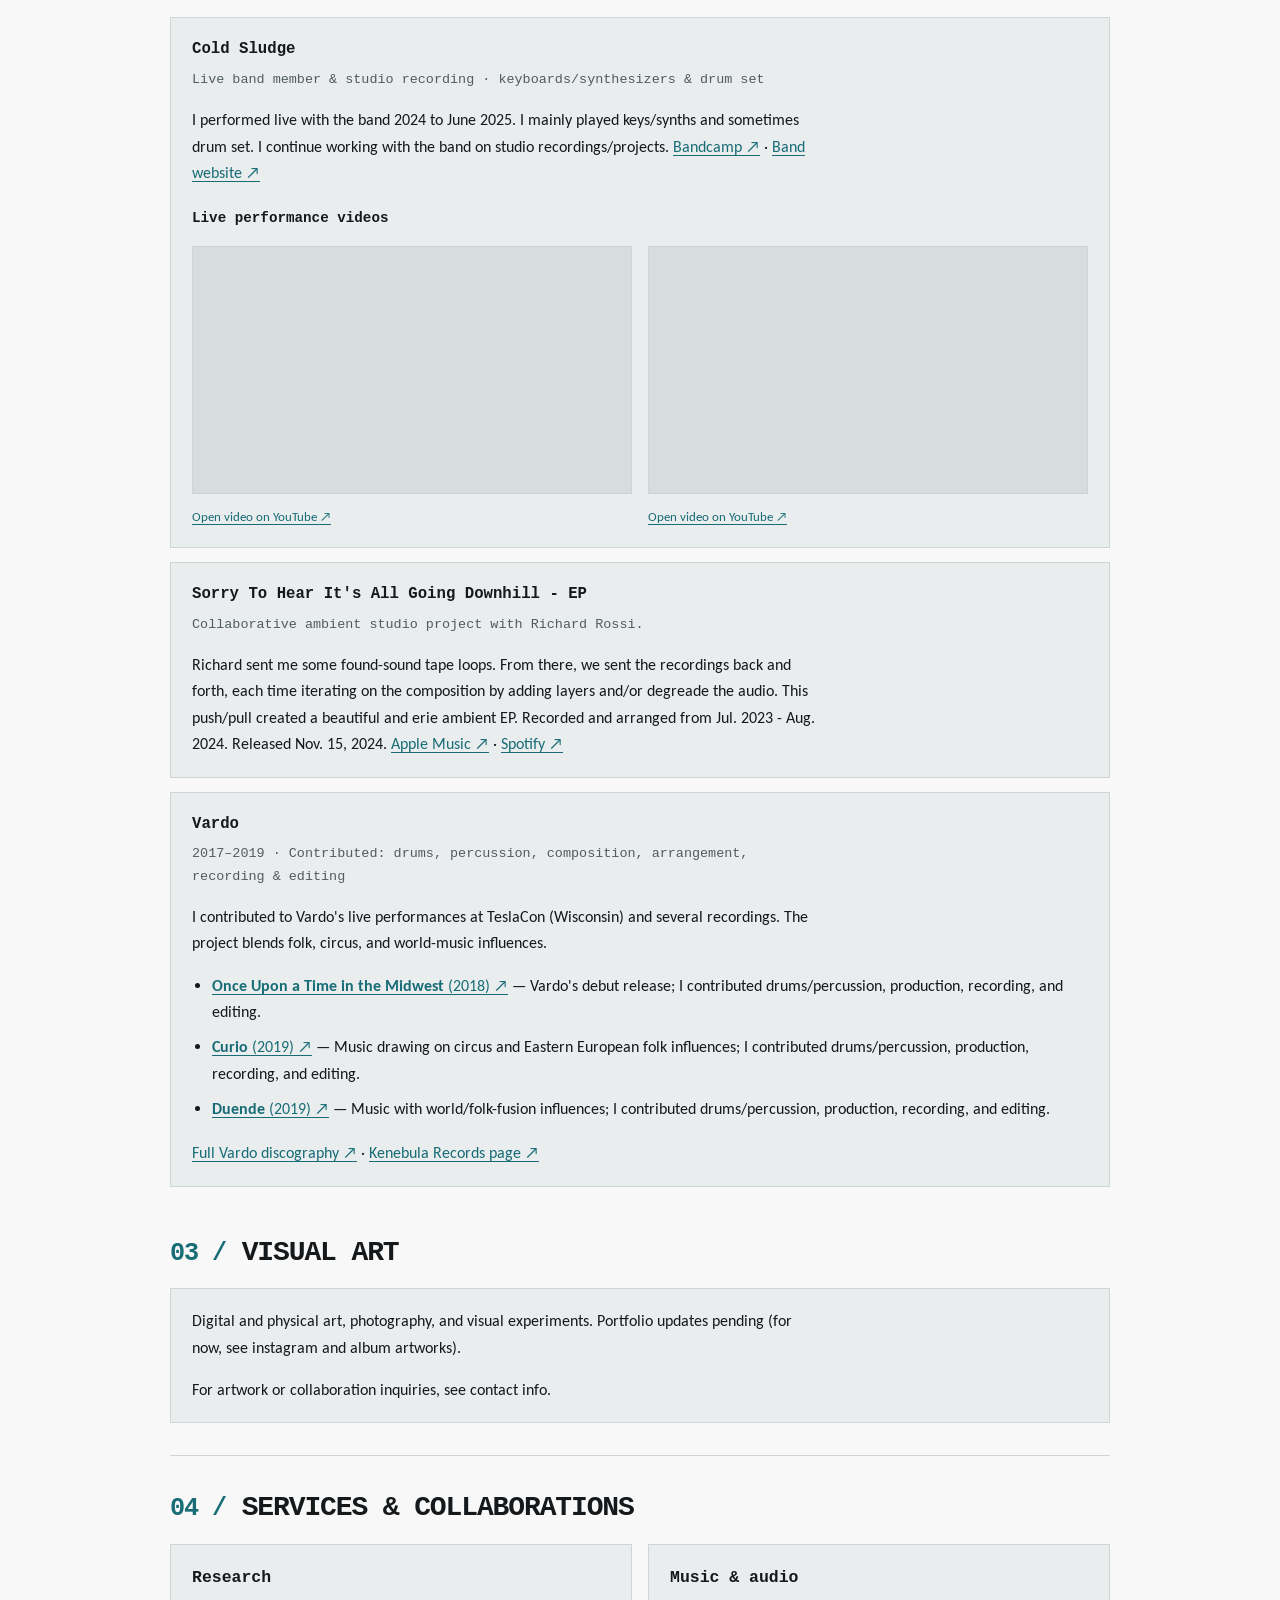
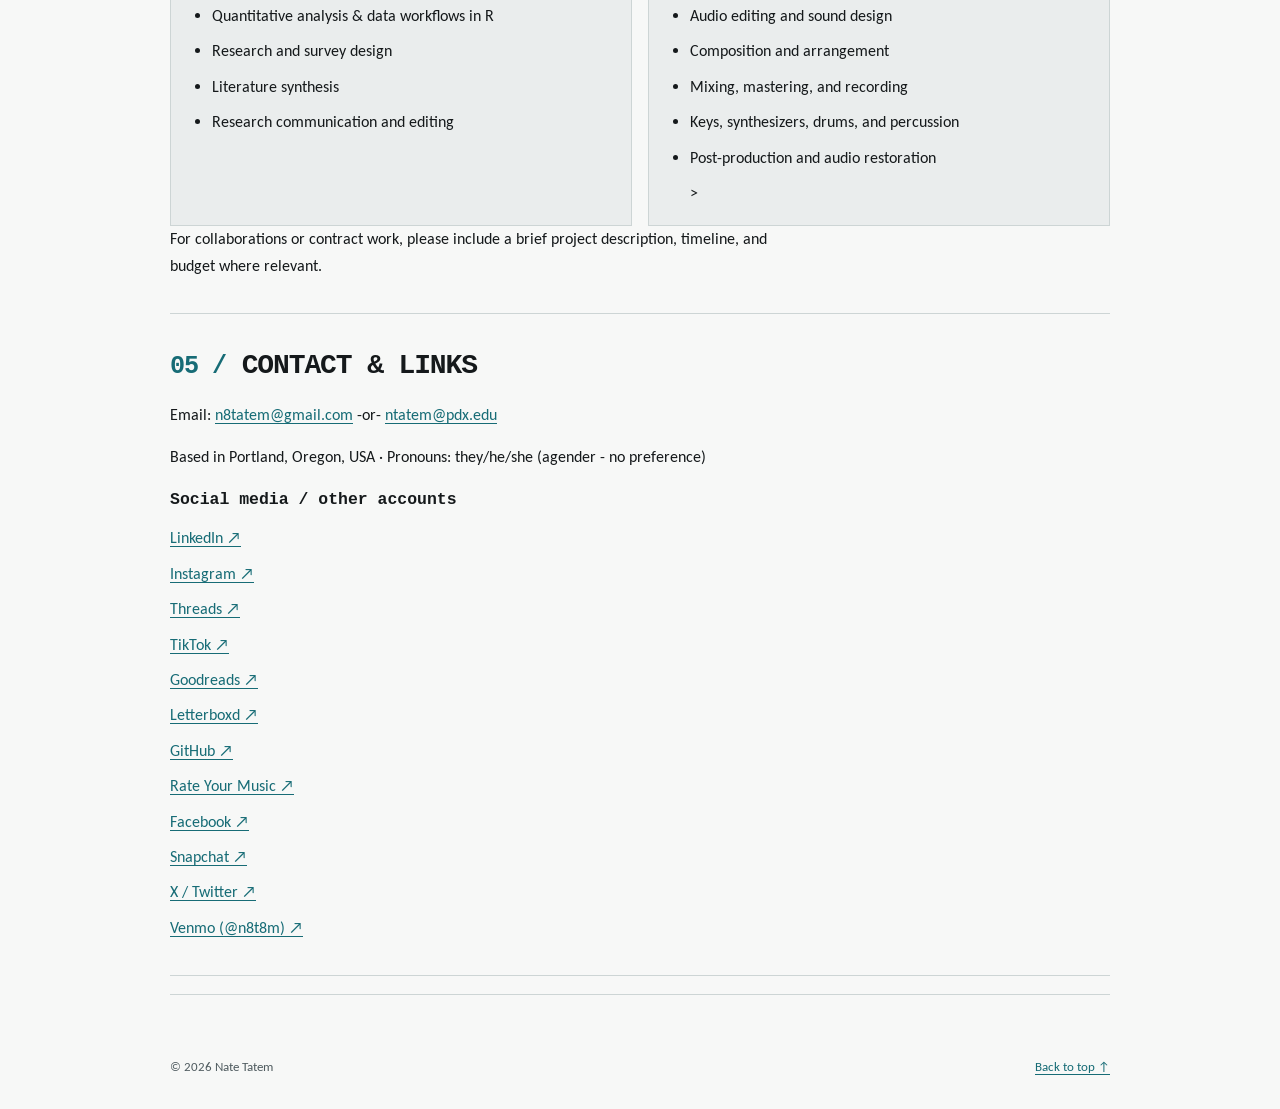
<file: bio.html>
<!DOCTYPE html>
<html lang="en">
<head>
  <meta charset="UTF-8">
  <meta name="robots" content="noindex">
  <meta name="viewport" content="width=device-width, initial-scale=1">
  <meta http-equiv="refresh" content="0; url=index.html">
  <title>Page moved | Nate Tatem</title>
</head>
<body>
  <p>This section is now on the <a href="index.html">main website</a>.</p>
</body>
</html>
</file>
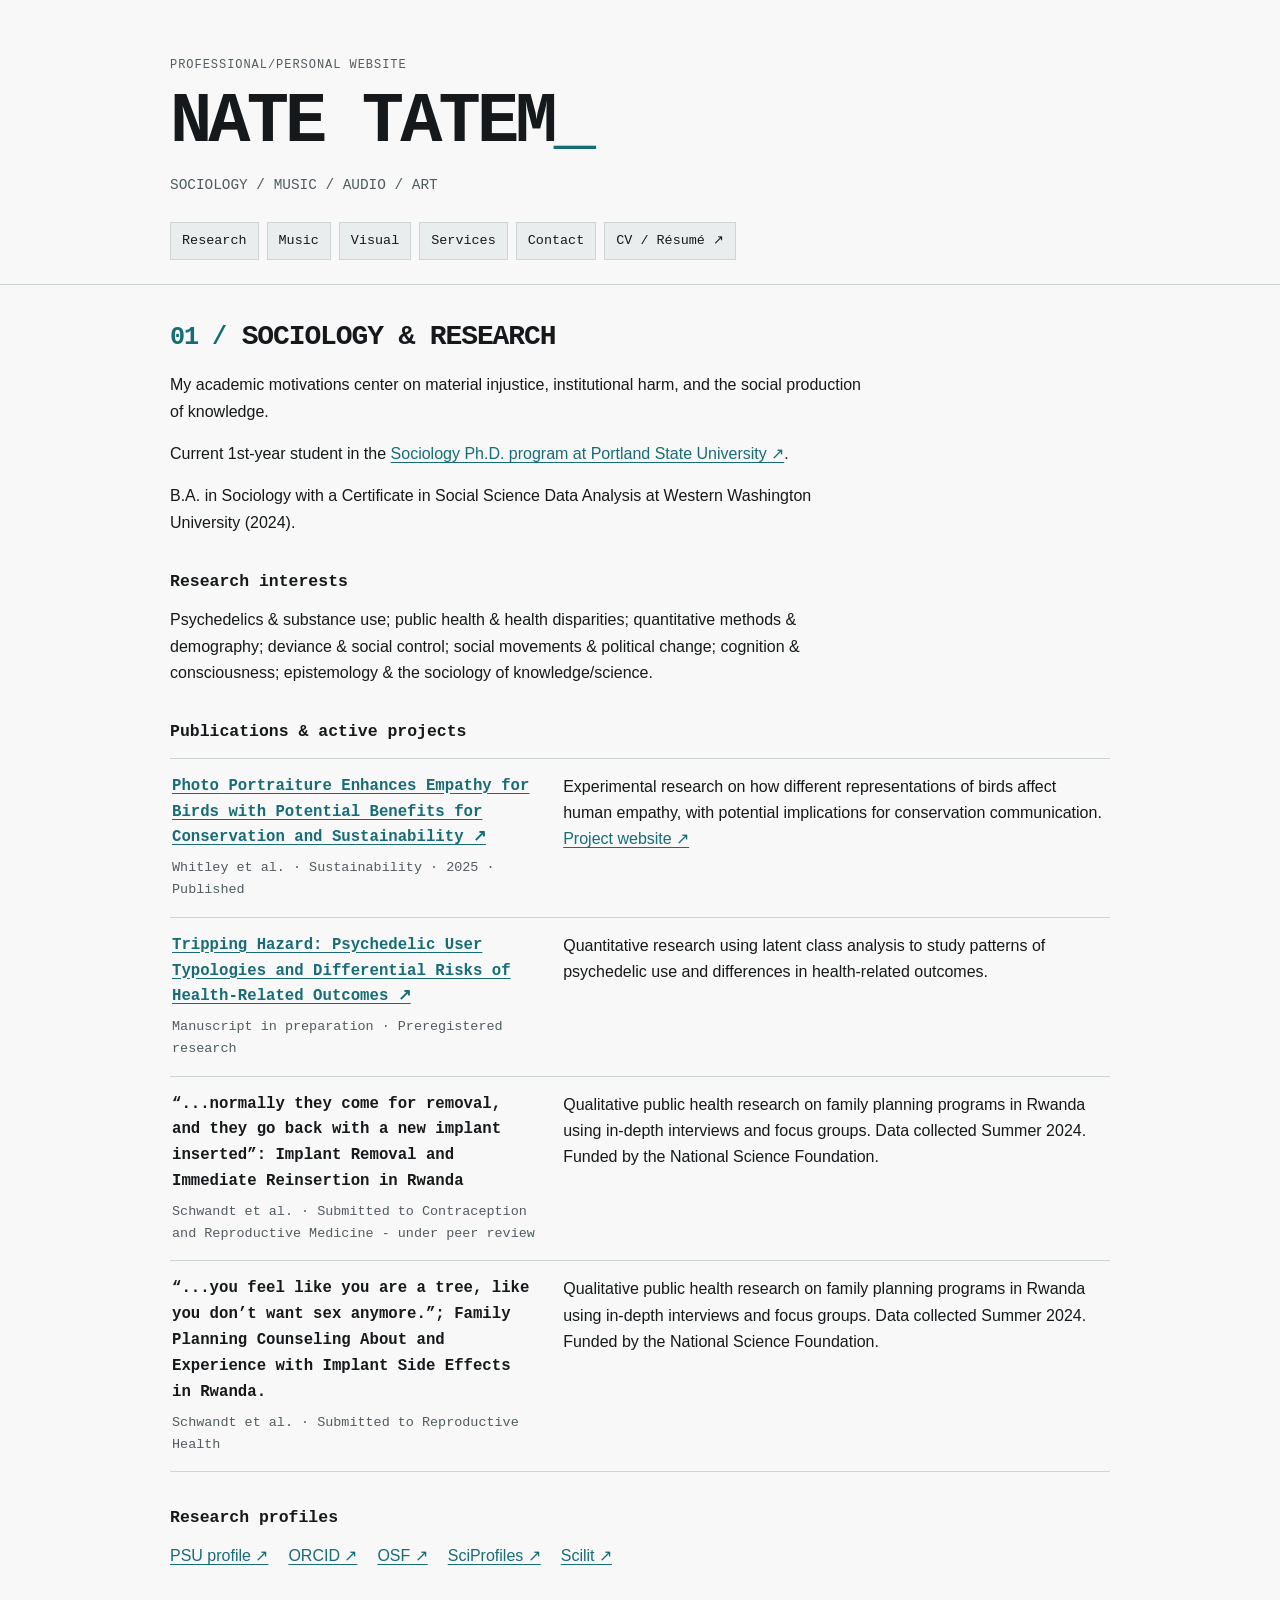
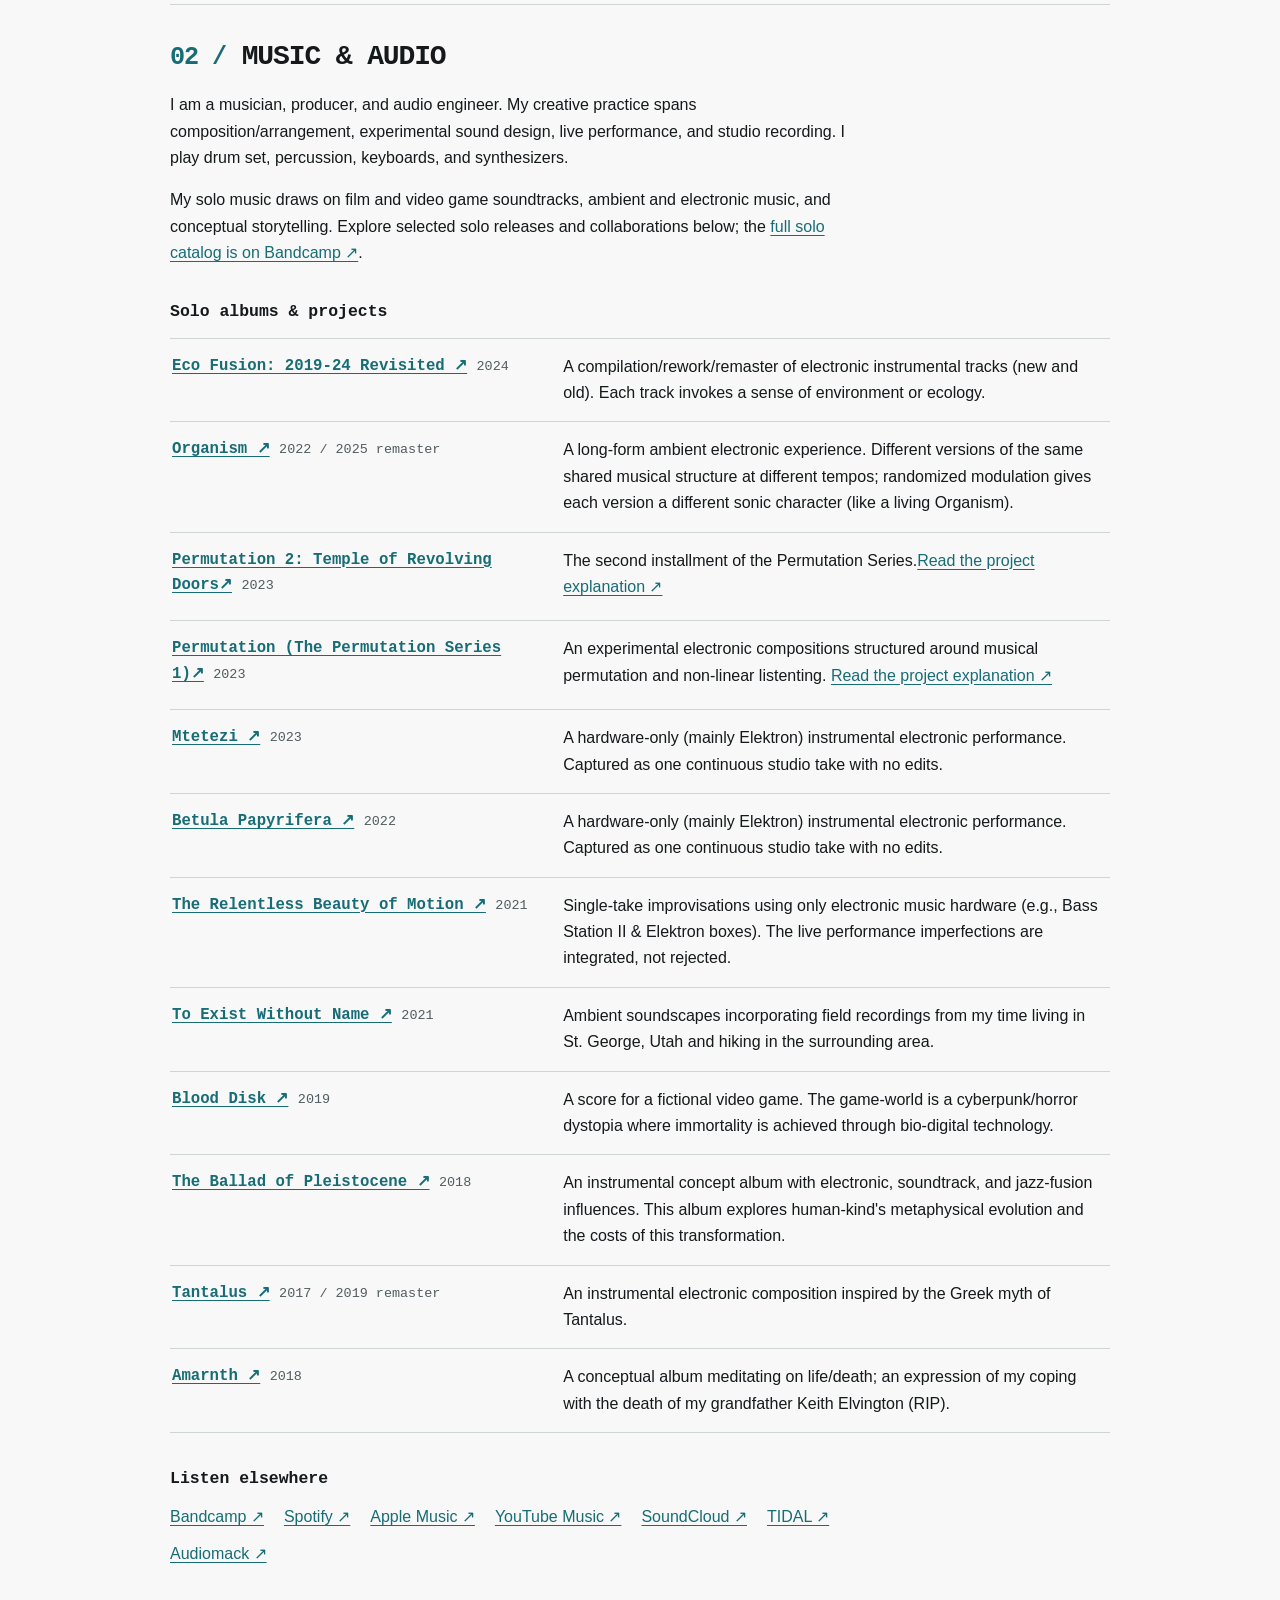
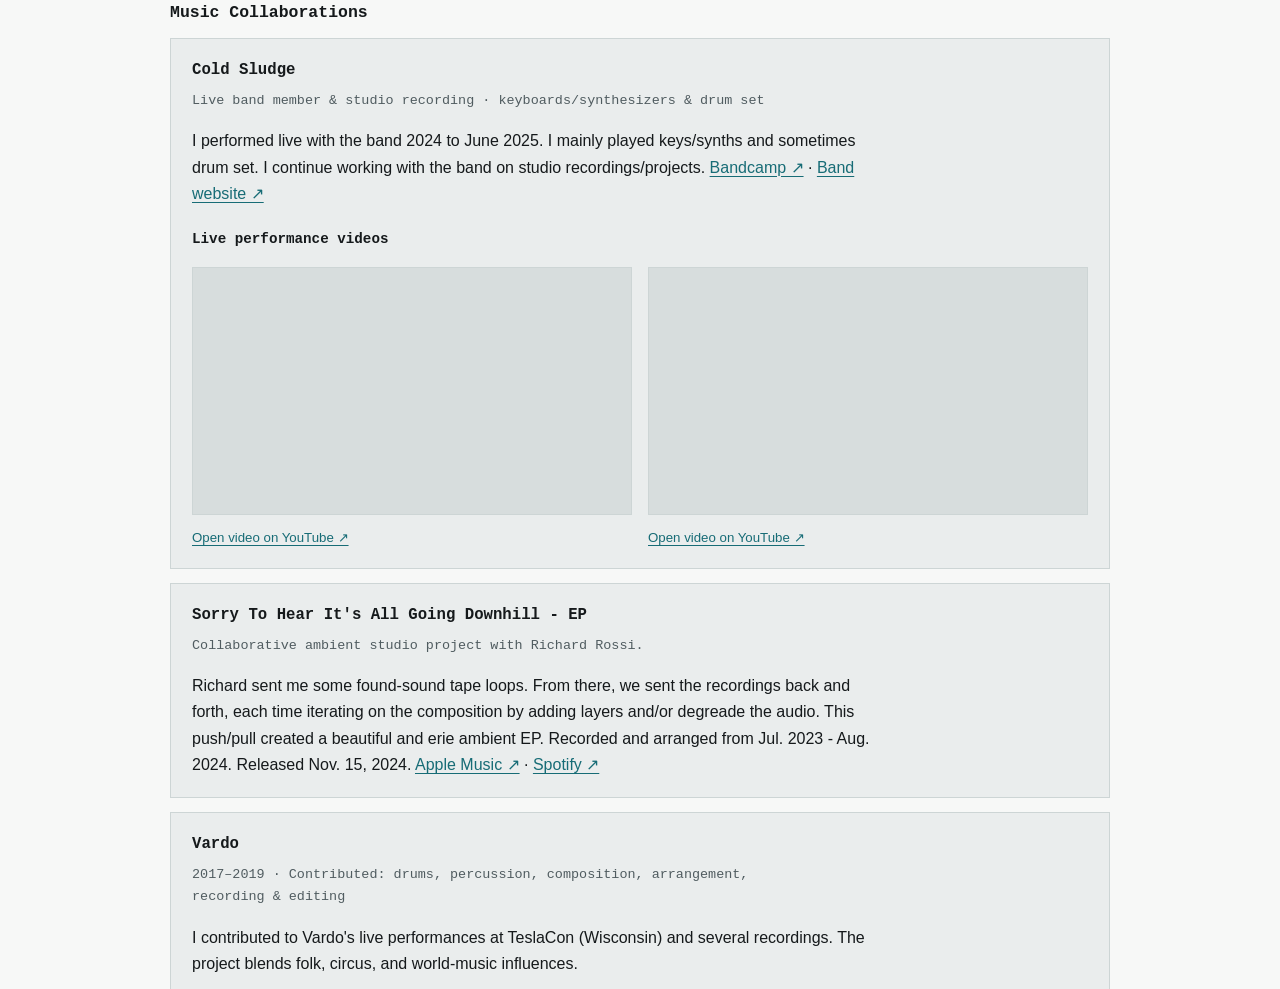
<file: contact.html>
<!DOCTYPE html>
<html lang="en">
<head>
  <meta charset="UTF-8">
  <meta name="robots" content="noindex">
  <meta name="viewport" content="width=device-width, initial-scale=1">
  <meta http-equiv="refresh" content="0; url=index.html#contact">
  <title>Page moved | Nate Tatem</title>
</head>
<body>
  <p>This section is now on the <a href="index.html#contact">main website</a>.</p>
</body>
</html>
</file>
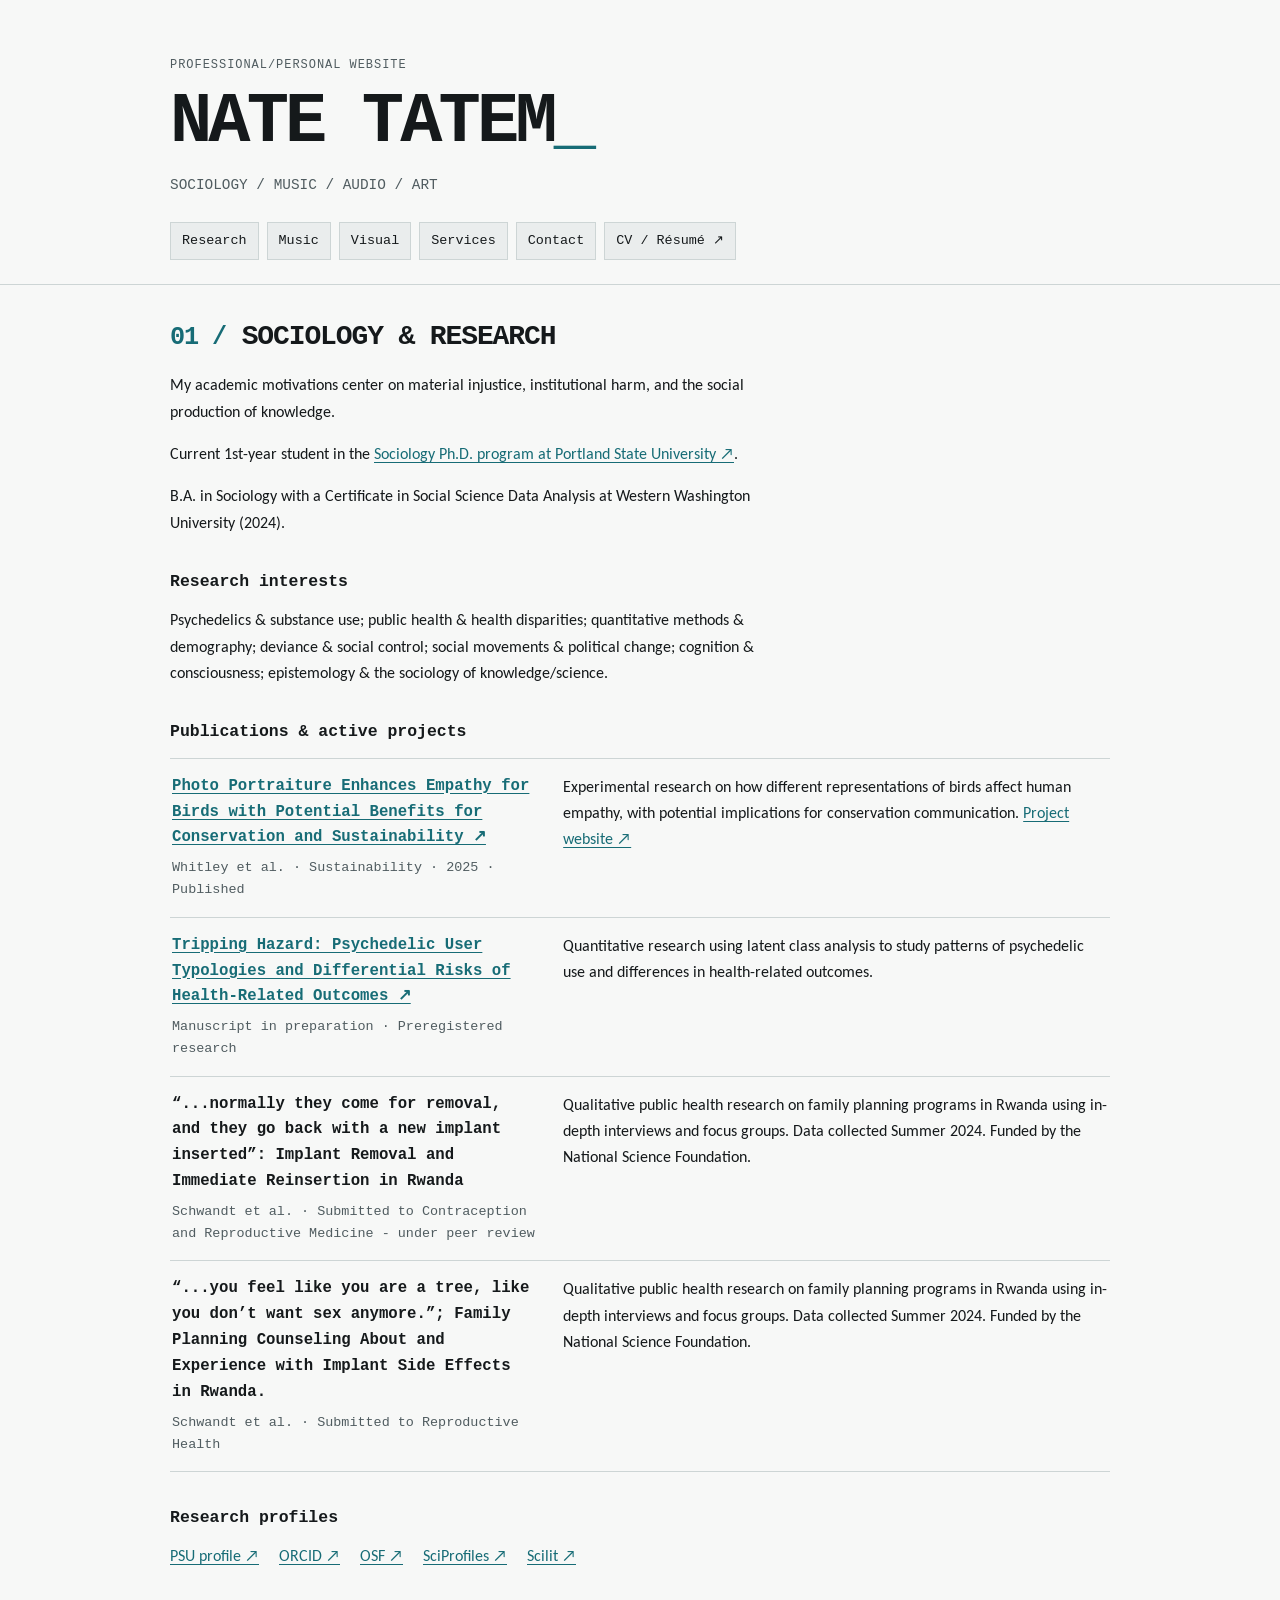
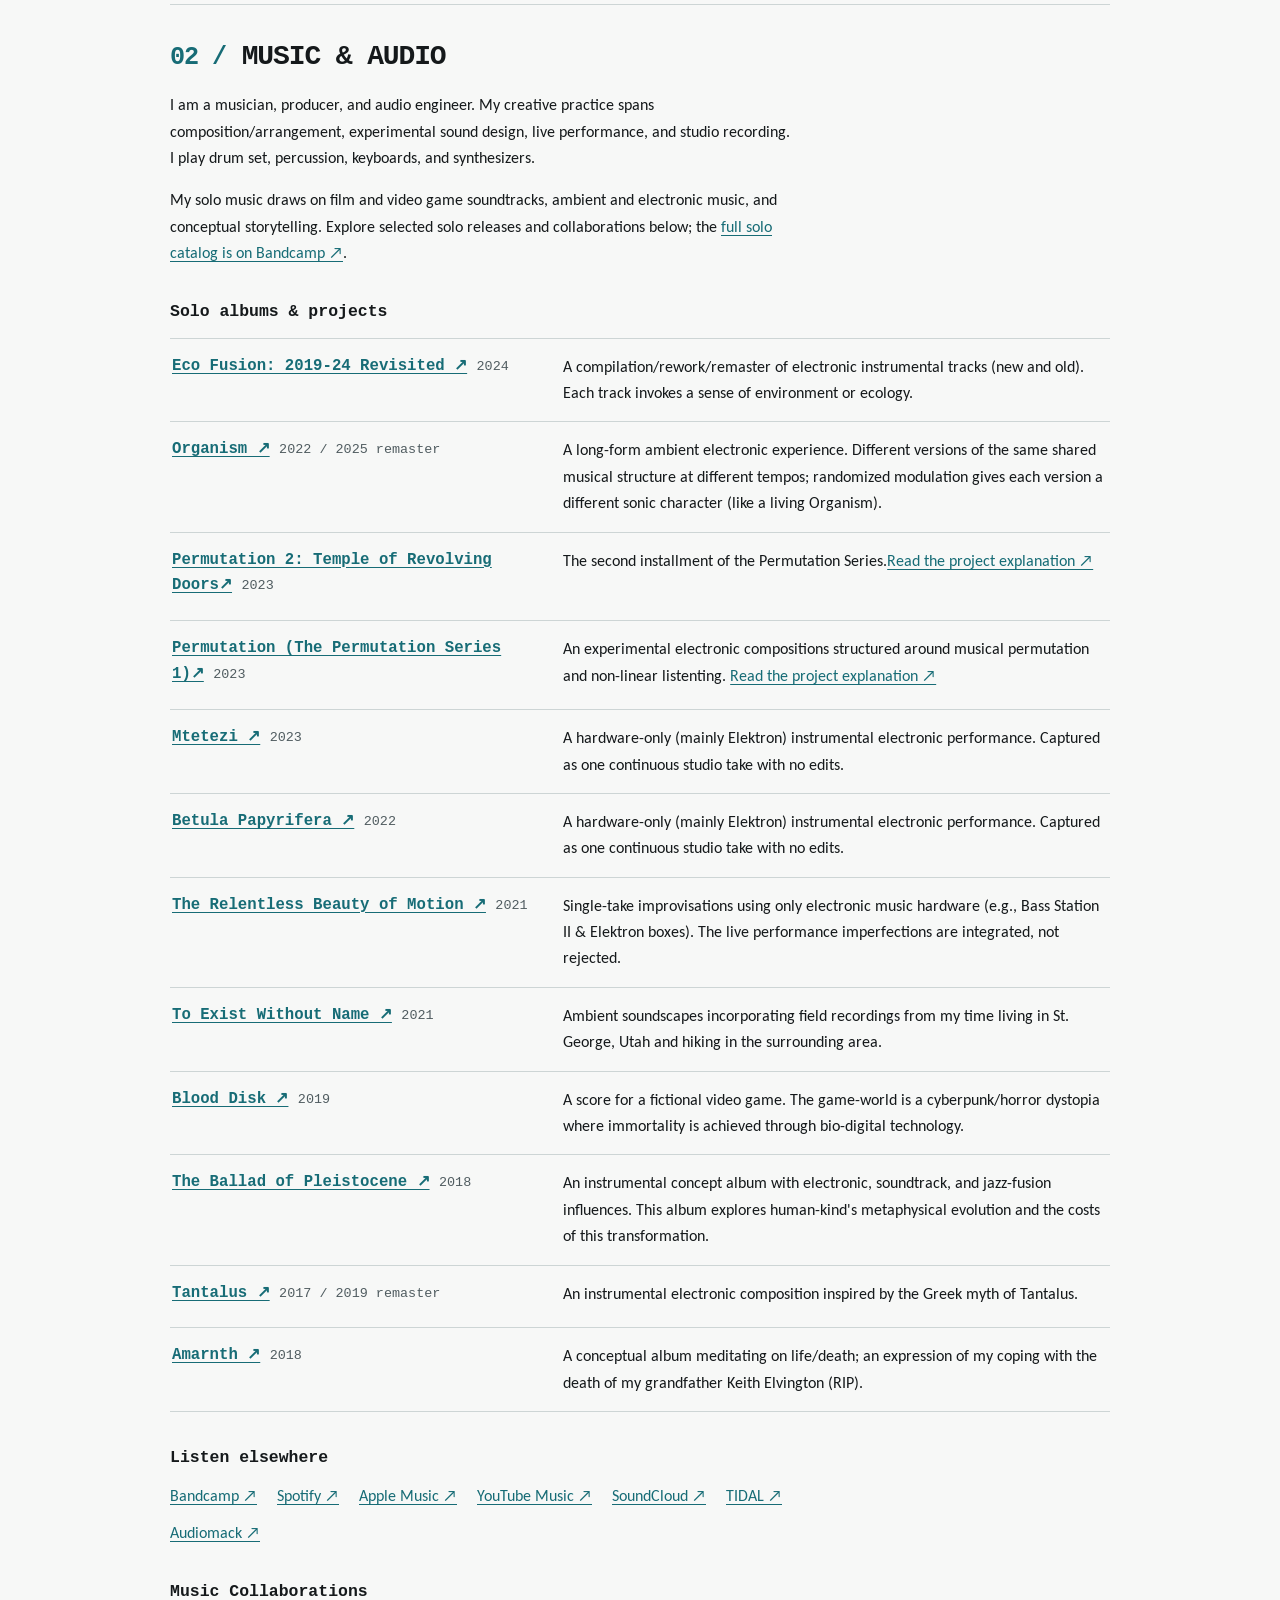
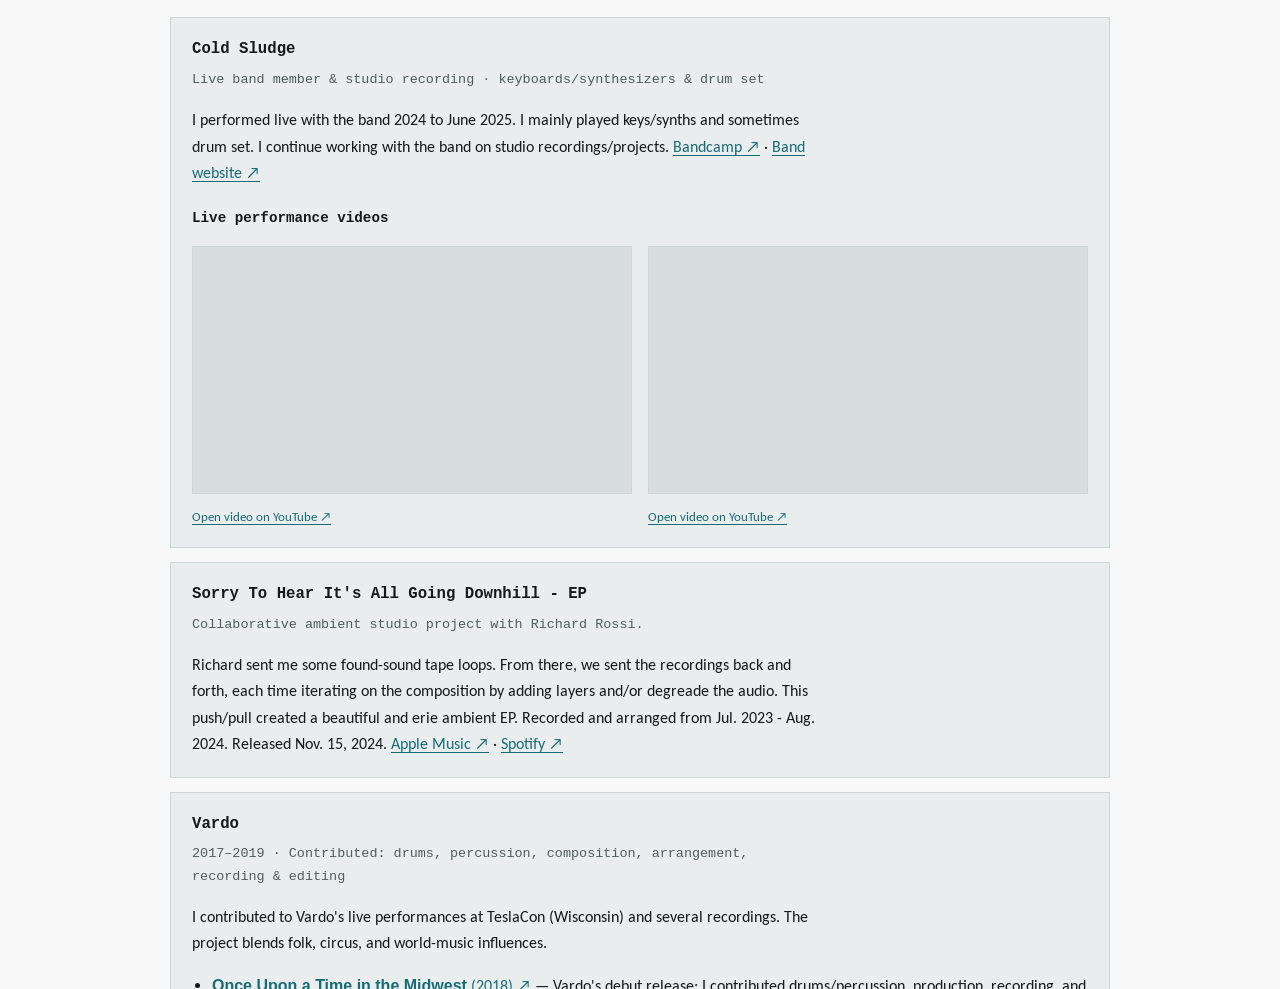
<file: music.html>
<!DOCTYPE html>
<html lang="en">
<head>
  <meta charset="UTF-8">
  <meta name="robots" content="noindex">
  <meta name="viewport" content="width=device-width, initial-scale=1">
  <meta http-equiv="refresh" content="0; url=index.html#music">
  <title>Page moved | Nate Tatem</title>
</head>
<body>
  <p>This section is now on the <a href="index.html#music">main website</a>.</p>
</body>
</html>
</file>
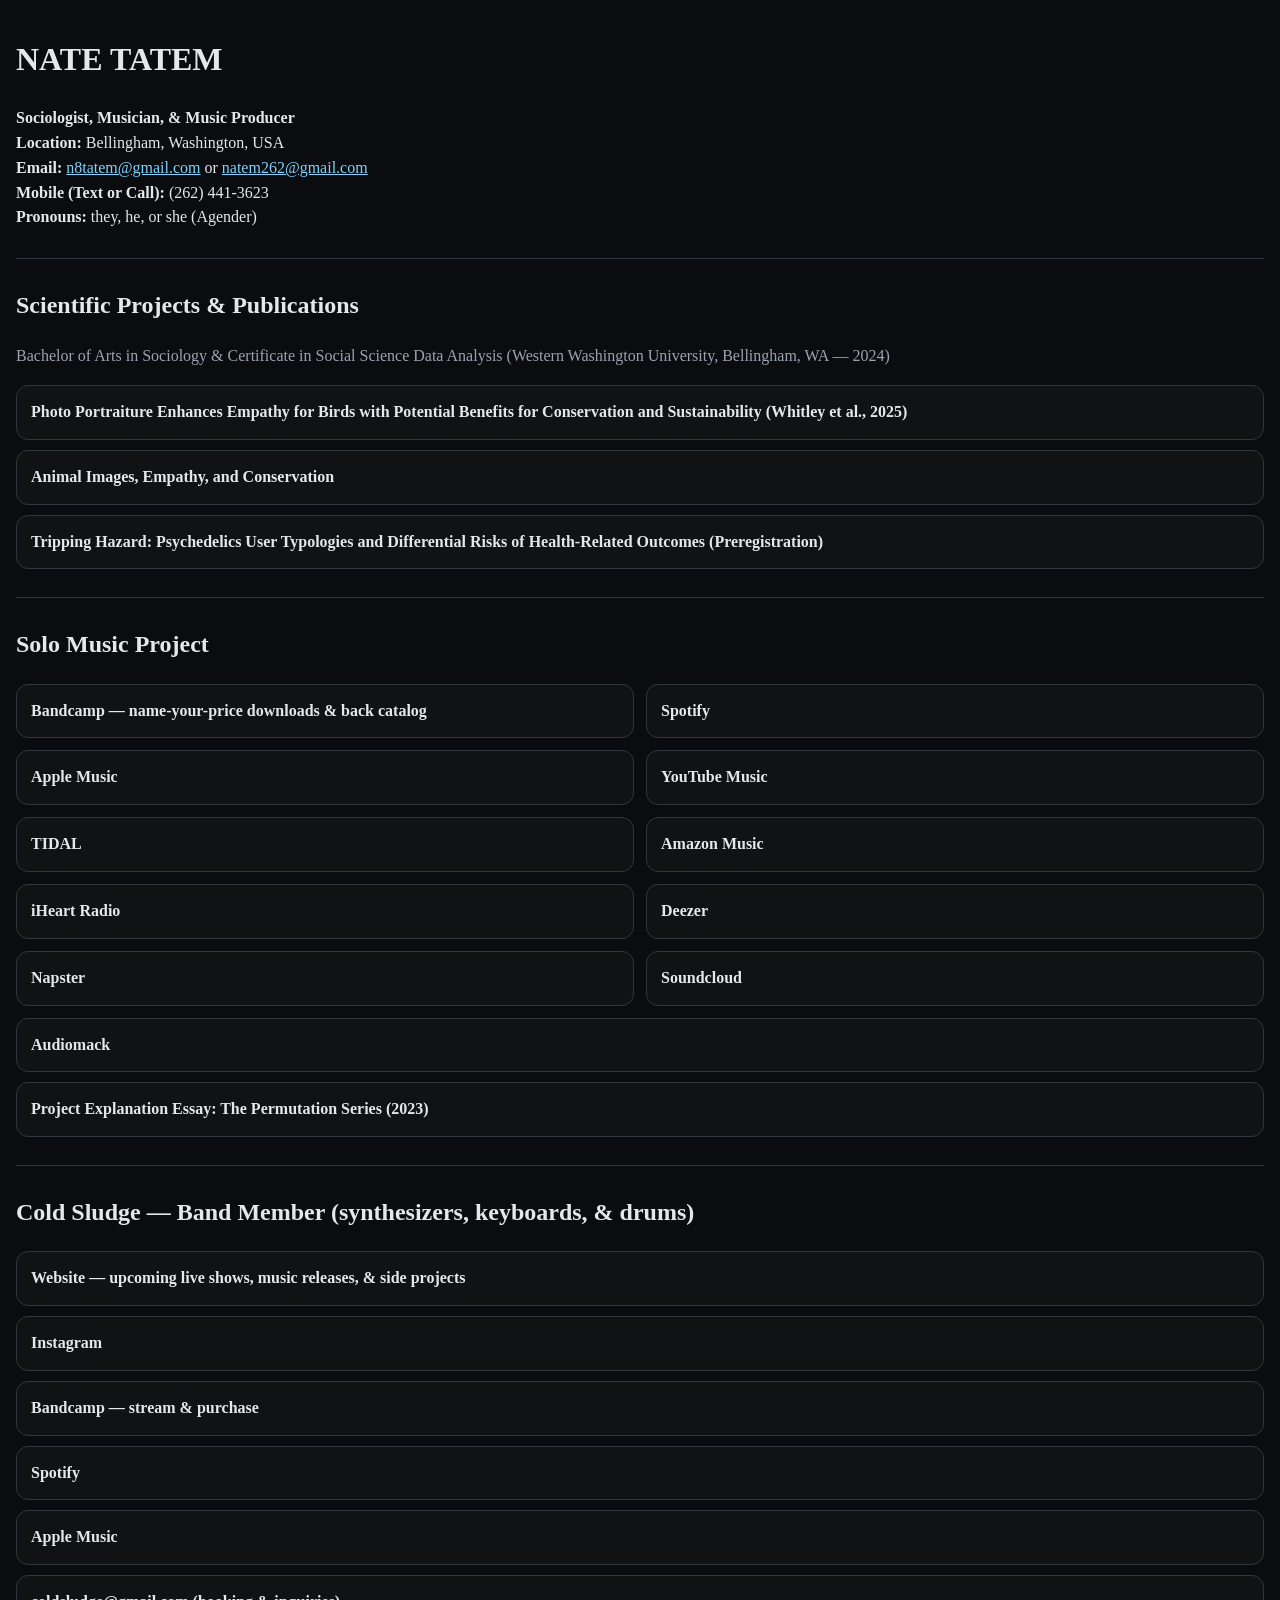
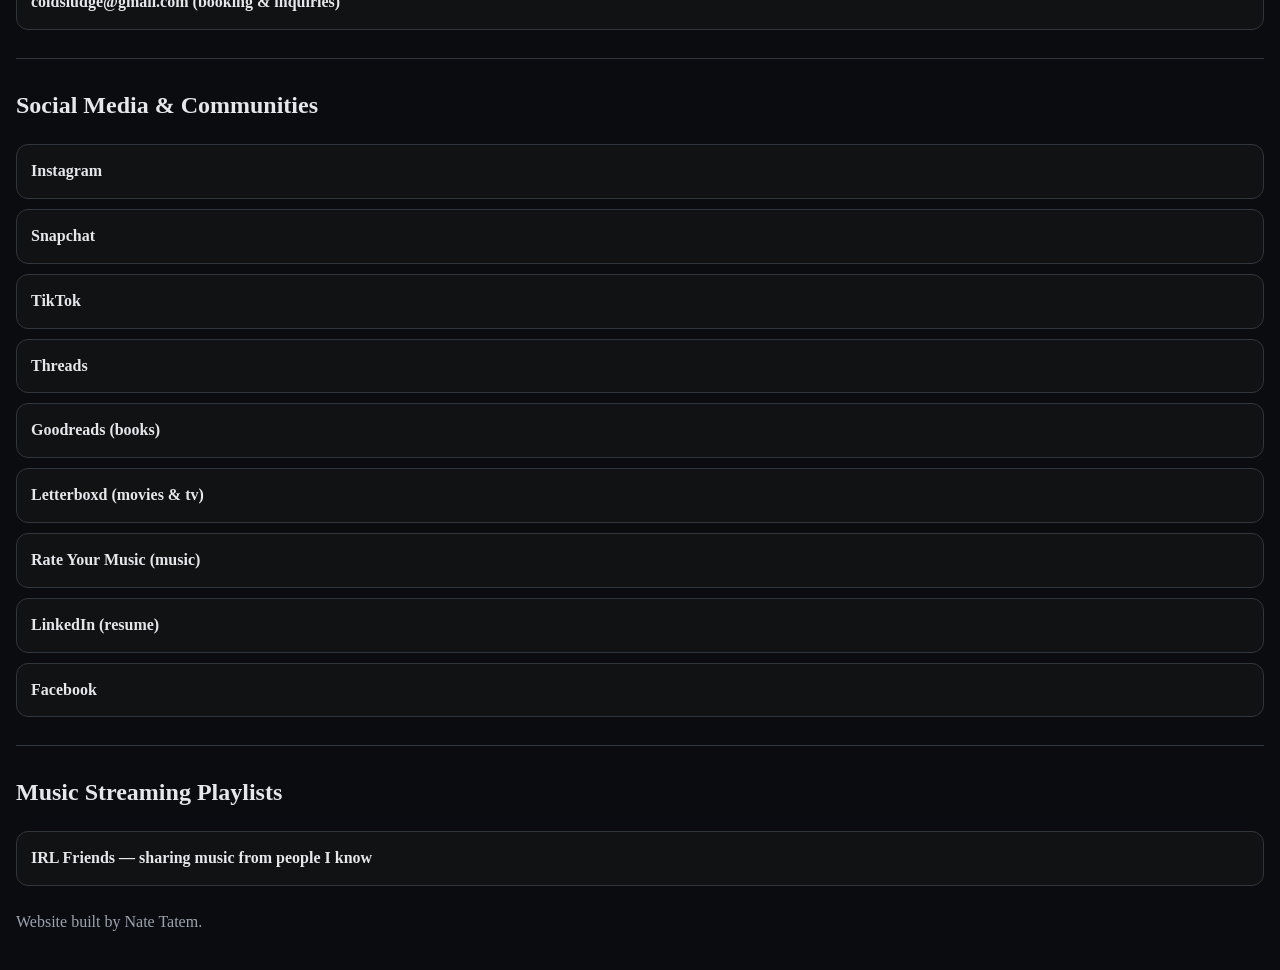
<file: Nate Tatem Website.html>
<!doctype html>
<html lang="en">
<head>
  <meta charset="utf-8">
  <title>NATE TATEM</title>
  <meta name="viewport" content="width=device-width, initial-scale=1">
  <meta name="description" content="Nate Tatem — links to publications, music, shows, socials, and projects.">
  <meta property="og:title" content="Nate Tatem — Links">
  <meta property="og:description" content="Quick hub to everything: publications, music, shows, socials, projects.">
  <!-- Add your og:image later if you want -->
  <!-- <meta property="og:image" content="https://natetatem.com/assets/og-image.jpg"> -->
  <base target="_blank"> <!-- open links in new tab by default -->
  <style>
    :root {
      --bg:#0b0c10; --text:#e5e7eb; --muted:#9ca3af;
      --border:#30363d; --card:#111214; --card-hover:#17181b;
      --accent:#7dd3fc; --accent-visited:#c084fc;
      --pad:14px; --rad:12px;
    }
    html, body { background:var(--bg); color:var(--text); line-height:1.55; margin:0; }
    .wrap { margin:2.2rem 0; padding:0 16px; max-width:none; }
    h1, h2 { font-weight:700; }
    a { color:var(--accent); }
    a:visited { color:var(--accent-visited); }
    a.big {
      display:block; padding:var(--pad); margin:10px 0;
      border:1px solid var(--border); border-radius:var(--rad);
      text-decoration:none; font-weight:600; background:var(--card);
      color:var(--text);
    }
    a.big:hover, a.big:focus { background:var(--card-hover); outline:none; }
    hr { border:0; border-top:1px solid var(--border); margin:24px 0; }
    .note, .muted { color:var(--muted); }

    /* Rowed link layout (scoped to .rowlinks) */
    .rowlinks { display:flex; flex-wrap:wrap; margin:-6px; }
    .rowlinks .big { display:inline-block; margin:6px; flex:1 1 260px; max-width:100%; }
    .rowlinks.cols-2 .big { flex-basis:calc(50% - 12px); }
    .rowlinks.cols-3 .big { flex-basis:calc(33.333% - 12px); }
    @media (max-width:540px){ .rowlinks .big { flex-basis:100%; } }

    /* Simple rule to visually separate sections like your --- in Rmd */
    .sep { border-top:1px solid var(--border); margin:28px 0; }
  </style>
</head>
<body>
  <div class="wrap">
    <h1>NATE TATEM</h1>
    <p><strong>Sociologist, Musician, &amp; Music Producer</strong><br>
    <strong>Location:</strong> Bellingham, Washington, USA<br>
    <strong>Email:</strong> 
      <a href="mailto:n8tatem@gmail.com" target="_self">n8tatem@gmail.com</a> or 
      <a href="mailto:natem262@gmail.com" target="_self">natem262@gmail.com</a><br>
    <strong>Mobile (Text or Call):</strong> (262) 441-3623<br>
    <strong>Pronouns:</strong> they, he, or she (Agender)</p>

    <div class="sep"></div>

    <h2>Scientific Projects &amp; Publications</h2>
    <p class="muted">Bachelor of Arts in Sociology &amp; Certificate in Social Science Data Analysis (Western Washington University, Bellingham, WA — 2024)</p>
    <a class="big" href="https://www.mdpi.com/2071-1050/17/19/8833" rel="noopener noreferrer">
      Photo Portraiture Enhances Empathy for Birds with Potential Benefits for Conservation and Sustainability (Whitley et al., 2025)
    </a>
    <a class="big" href="https://wp.wwu.edu/nsfaward2240023/" rel="noopener noreferrer">
      Animal Images, Empathy, and Conservation
    </a>
    <a class="big" href="https://osf.io/zuqg4" rel="noopener noreferrer">
      Tripping Hazard: Psychedelics User Typologies and Differential Risks of Health-Related Outcomes (Preregistration)
    </a>

    <div class="sep"></div>

    <h2>Solo Music Project</h2>
    <div class="rowlinks cols-3">
      <a class="big" href="https://n8t8m.bandcamp.com/" rel="noopener noreferrer">Bandcamp — name-your-price downloads &amp; back catalog</a>
      <a class="big" href="https://open.spotify.com/artist/280AVnwGDOdUkVxobsOkqB?si=Z9UEHkCVS8CUfTJIKdWd5g" rel="noopener noreferrer">Spotify</a>
      <a class="big" href="https://music.apple.com/us/artist/nate-tatem/1448048139" rel="noopener noreferrer">Apple Music</a>
      <a class="big" href="https://music.youtube.com/channel/UCMEGdbPtAvLXdA23YEi4zVA?feature=share" rel="noopener noreferrer">YouTube Music</a>
      <a class="big" href="https://tidal.com/browse/artist/10782310" rel="noopener noreferrer">TIDAL</a>
      <a class="big" href="https://music.amazon.co.uk/artists/B07MP1PDHW/nate-tatem" rel="noopener noreferrer">Amazon Music</a>
      <a class="big" href="https://www.iheart.com/artist/nate-tatem-32695853/" rel="noopener noreferrer">iHeart Radio</a>
      <a class="big" href="https://www.deezer.com/us/artist/56573232" rel="noopener noreferrer">Deezer</a>
      <a class="big" href="https://us.napster.com/artist/nate-tatem" rel="noopener noreferrer">Napster</a>
      <a class="big" href="https://soundcloud.com/natetatem" rel="noopener noreferrer">Soundcloud</a>
      <a class="big" href="https://audiomack.com/natem262" rel="noopener noreferrer">Audiomack</a>
    </div>

    <a class="big" href="https://docs.google.com/document/d/1abXACVfcKZyuInPH2lasOvWFJ02yWaGi-sxxujkwZ5Q/pub" rel="noopener noreferrer">
      Project Explanation Essay: The Permutation Series (2023)
    </a>

    <div class="sep"></div>

    <h2>Cold Sludge — Band Member (synthesizers, keyboards, &amp; drums)</h2>
    <a class="big" href="https://beacons.ai/coldsludge" rel="noopener noreferrer">Website — upcoming live shows, music releases, &amp; side projects</a>
    <a class="big" href="https://www.instagram.com/coldsludge/" rel="noopener noreferrer">Instagram</a>
    <a class="big" href="https://coldsludge.bandcamp.com/" rel="noopener noreferrer">Bandcamp — stream &amp; purchase</a>
    <a class="big" href="https://open.spotify.com/artist/2ASDeYcriVq6loGcZhtN5p?si=XmAvzPssSuWNXt58PohkWw" rel="noopener noreferrer">Spotify</a>
    <a class="big" href="https://music.apple.com/us/artist/cold-sludge/1563569938?at=1000l3bbu&itscg=30200&itsct=music_box_link&ls=1&app=music" rel="noopener noreferrer">Apple Music</a>
    <a class="big" href="mailto:coldsludge@gmail.com" target="_self">coldsludge@gmail.com (booking &amp; inquiries)</a>

    <div class="sep"></div>

    <h2>Social Media &amp; Communities</h2>
    <a class="big" href="https://instagram.com/n8t8m" rel="me noopener">Instagram</a>
    <a class="big" href="https://www.snapchat.com/add/n8_t8m" rel="noopener">Snapchat</a>
    <a class="big" href="https://tiktok.com/@n8t8m" rel="noopener">TikTok</a>
    <a class="big" href="https://www.threads.net/@n8t8m?hl=en" rel="noopener">Threads</a>
    <a class="big" href="https://www.goodreads.com/user/show/165867591-nate-tatem" rel="noopener">Goodreads (books)</a>
    <a class="big" href="https://letterboxd.com/n8t8m/" rel="noopener">Letterboxd (movies &amp; tv)</a>
    <a class="big" href="https://rateyourmusic.com/~n8t8m" rel="noopener">Rate Your Music (music)</a>
    <a class="big" href="https://www.linkedin.com/in/n8t8m/" rel="me noopener">LinkedIn (resume)</a>
    <a class="big" href="https://www.facebook.com/n8tatem/" rel="noopener">Facebook</a>

    <div class="sep"></div>

    <h2>Music Streaming Playlists</h2>
    <a class="big" href="https://sdz.sh/u6JISM" rel="noopener">IRL Friends — sharing music from people I know</a>

    <p class="note" style="margin-top:24px;">Website built by Nate Tatem.</p>
  </div>
</body>
</html>
</file>
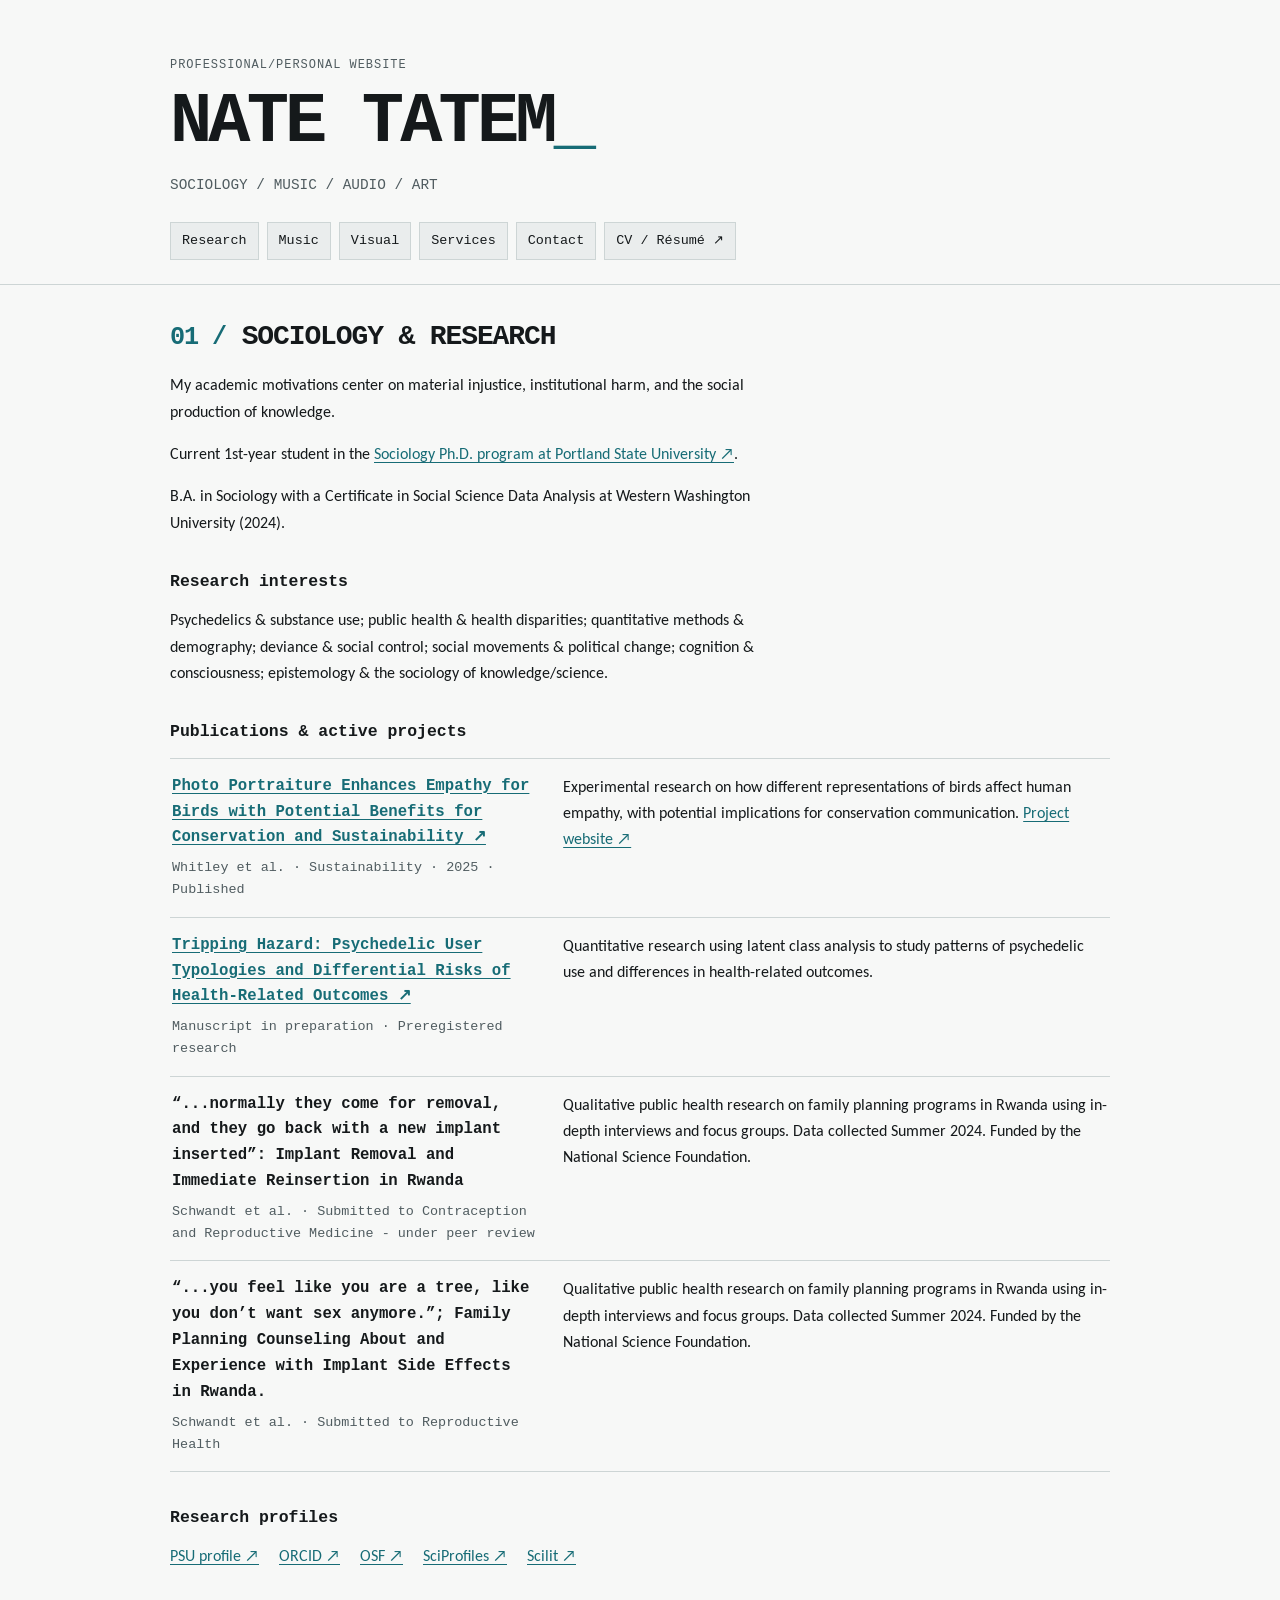
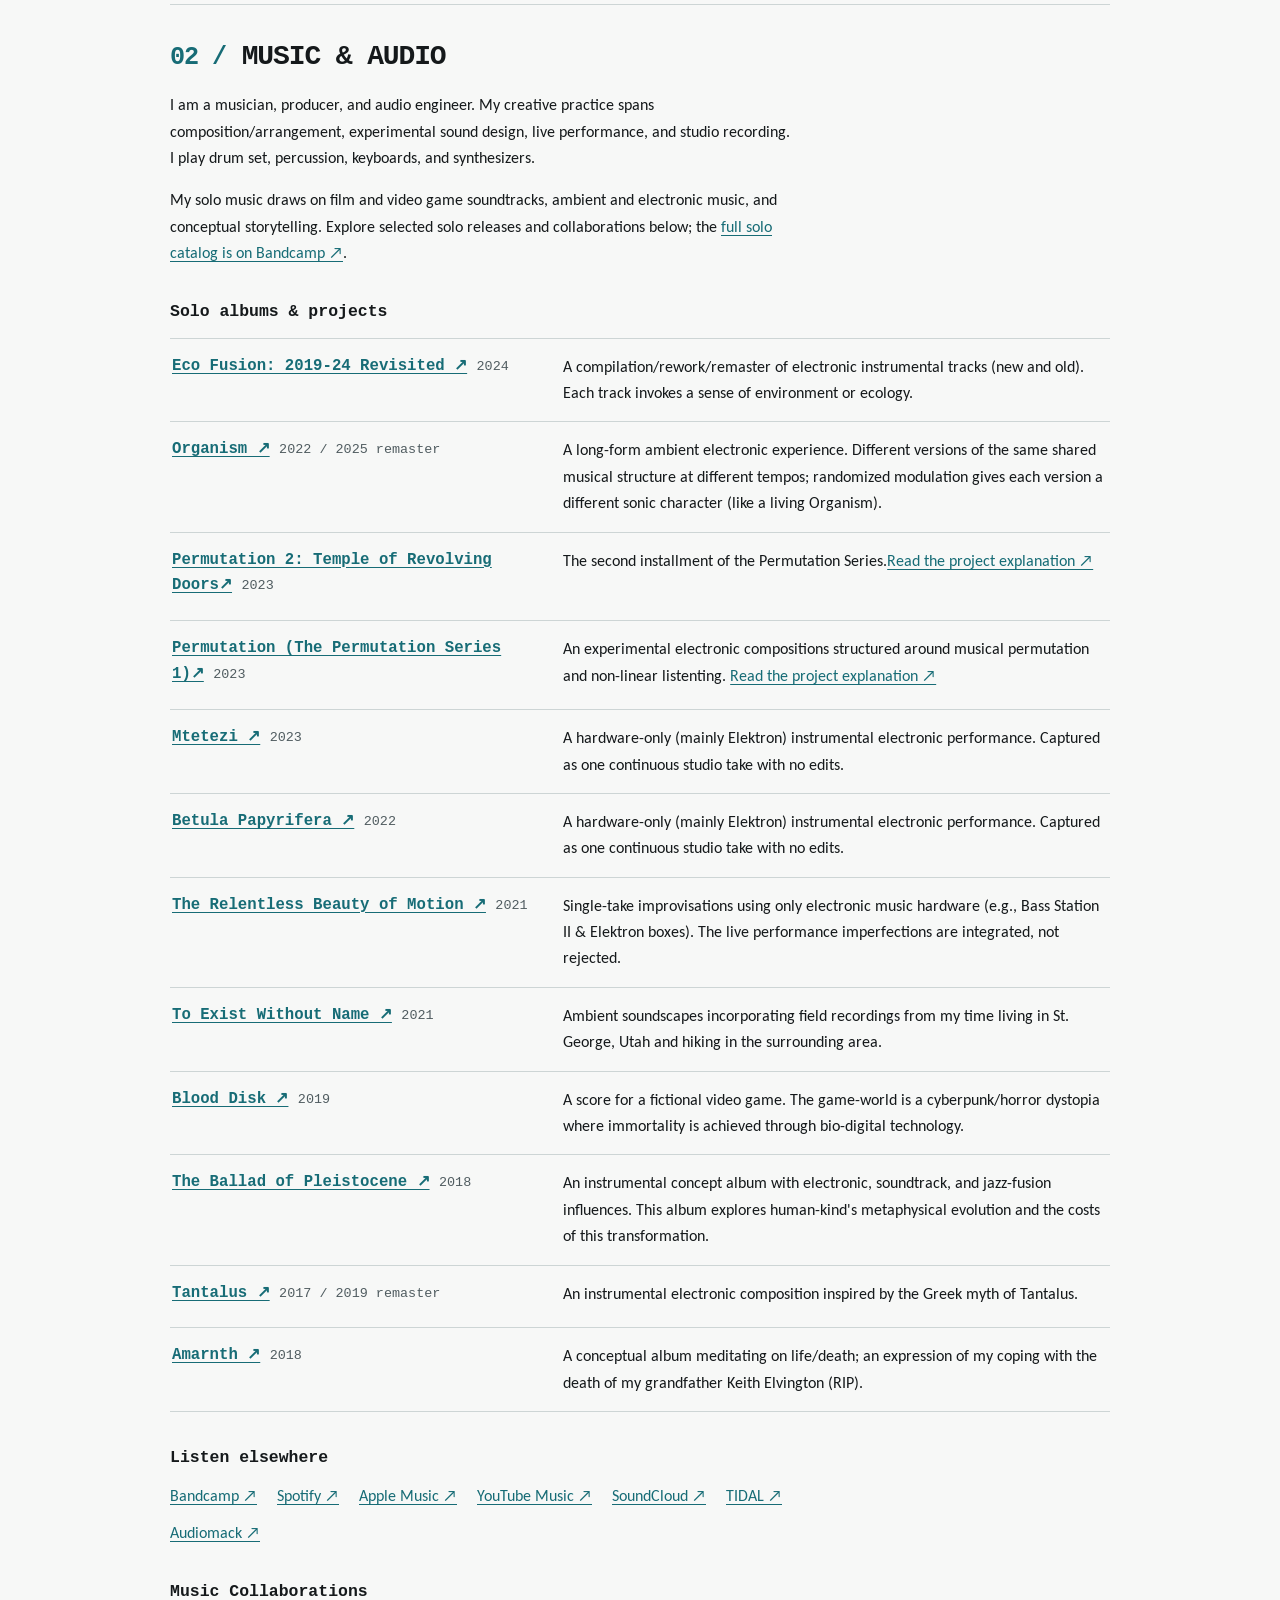
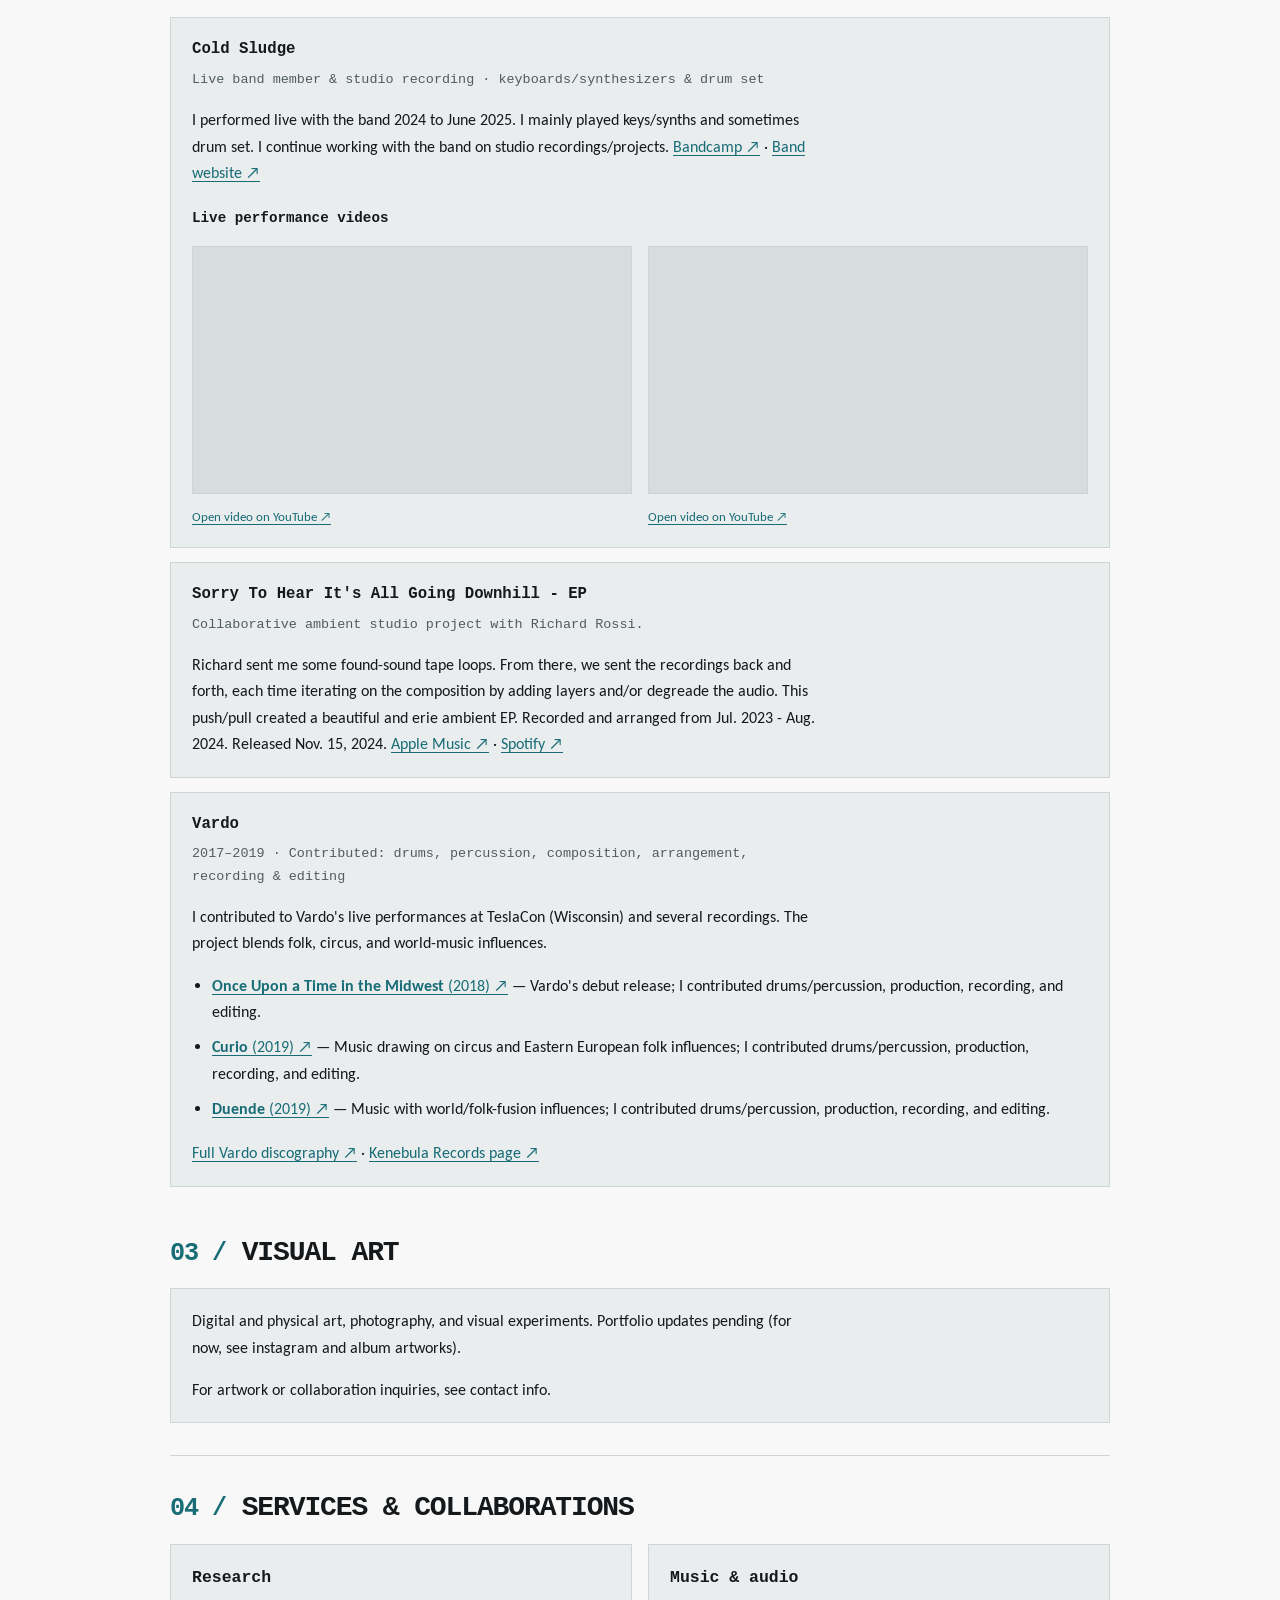
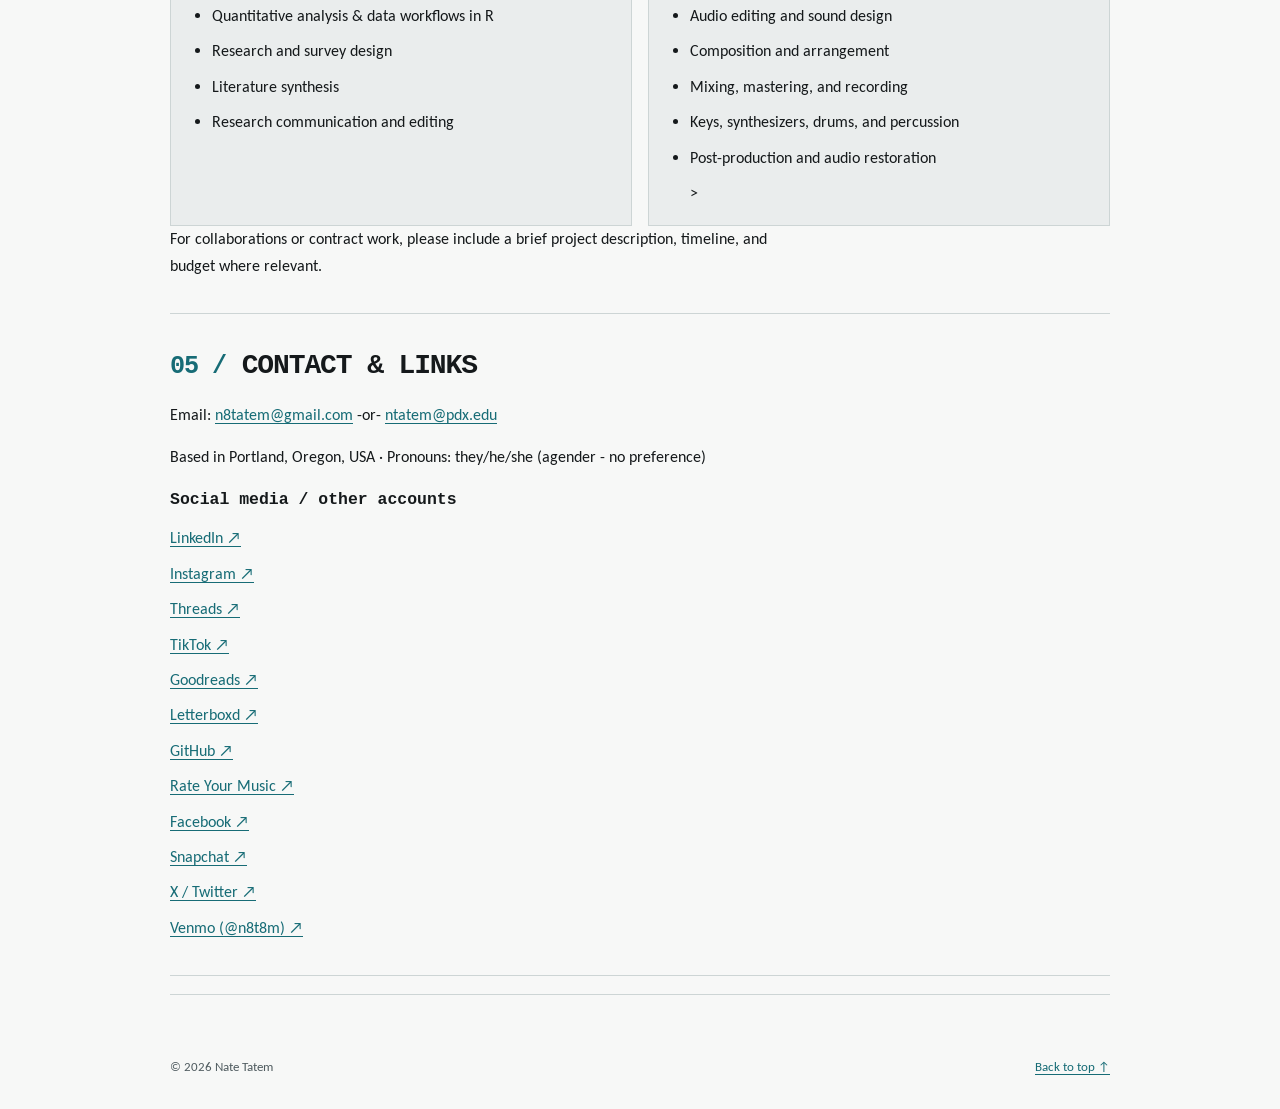
<file: services.html>
<!DOCTYPE html>
<html lang="en">
<head>
  <meta charset="UTF-8">
  <meta name="robots" content="noindex">
  <meta name="viewport" content="width=device-width, initial-scale=1">
  <meta http-equiv="refresh" content="0; url=index.html#services">
  <title>Page moved | Nate Tatem</title>
</head>
<body>
  <p>This section is now on the <a href="index.html#services">main website</a>.</p>
</body>
</html>
</file>
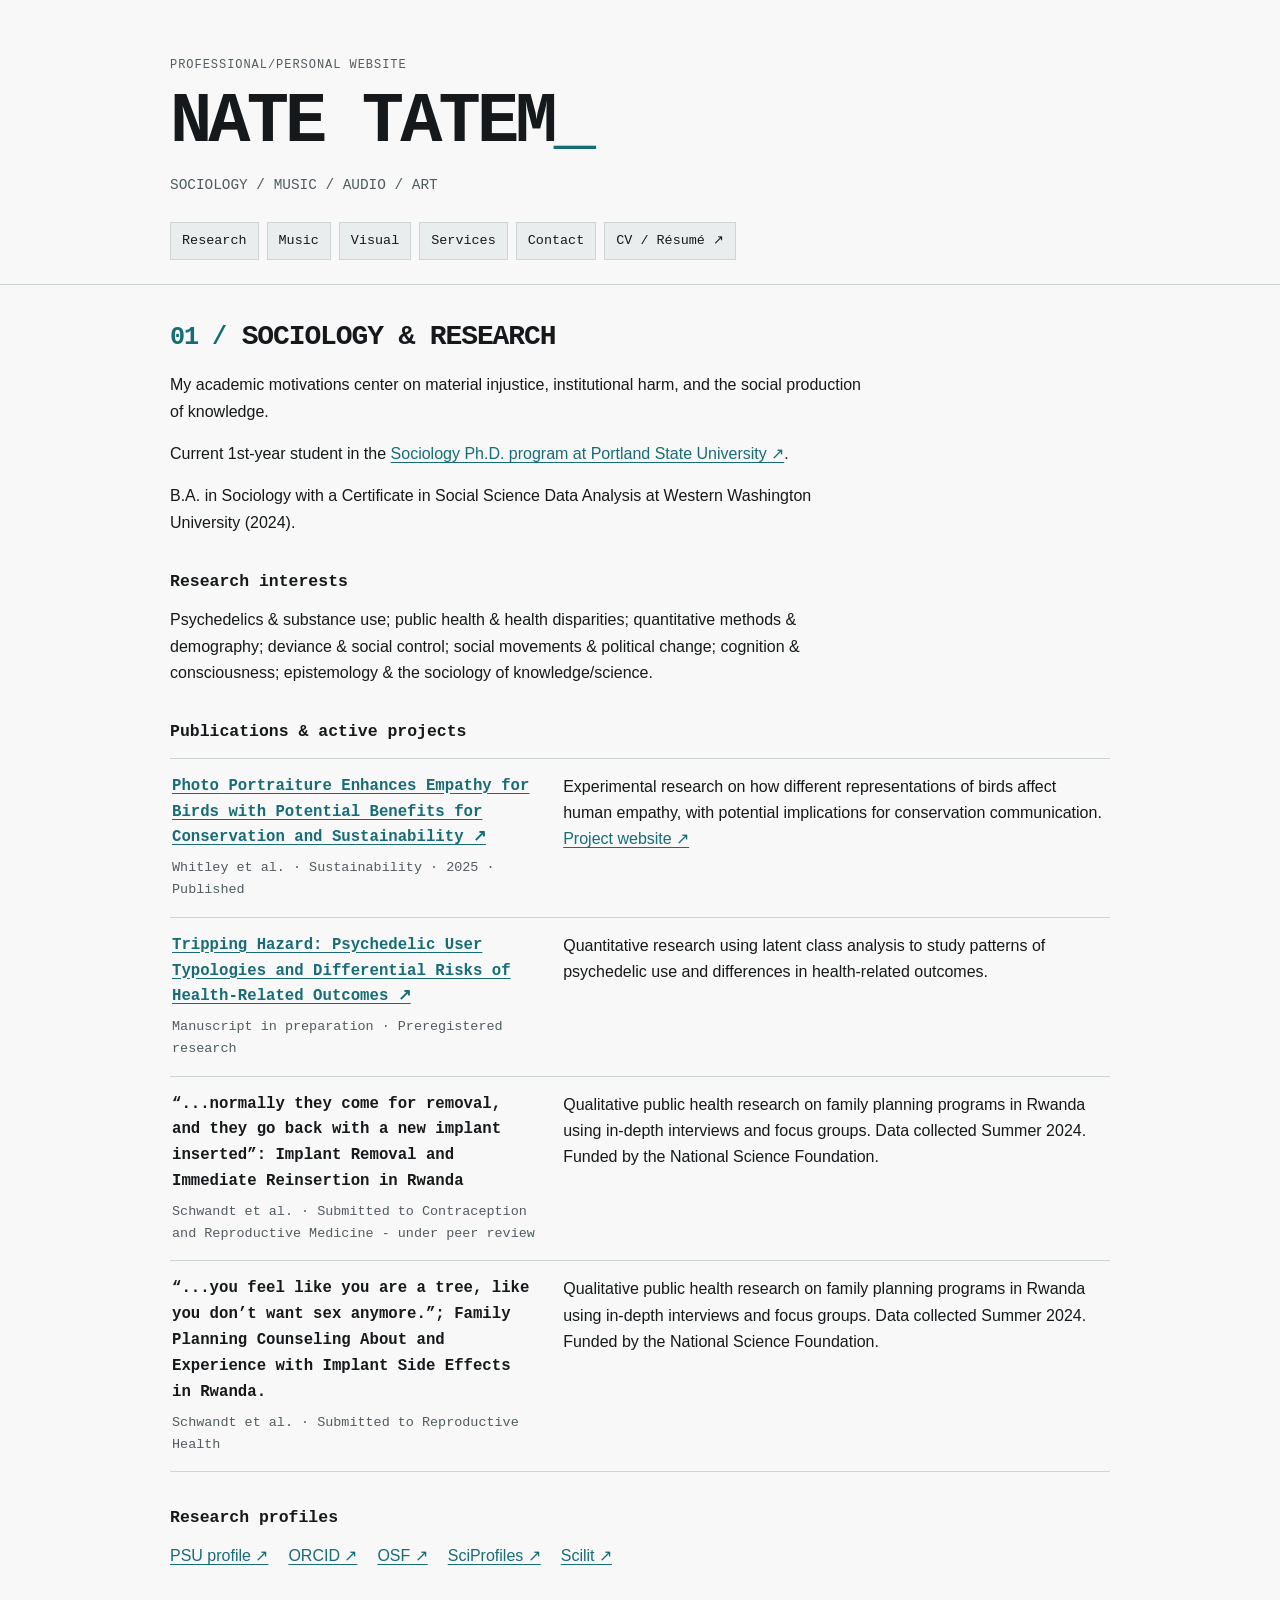
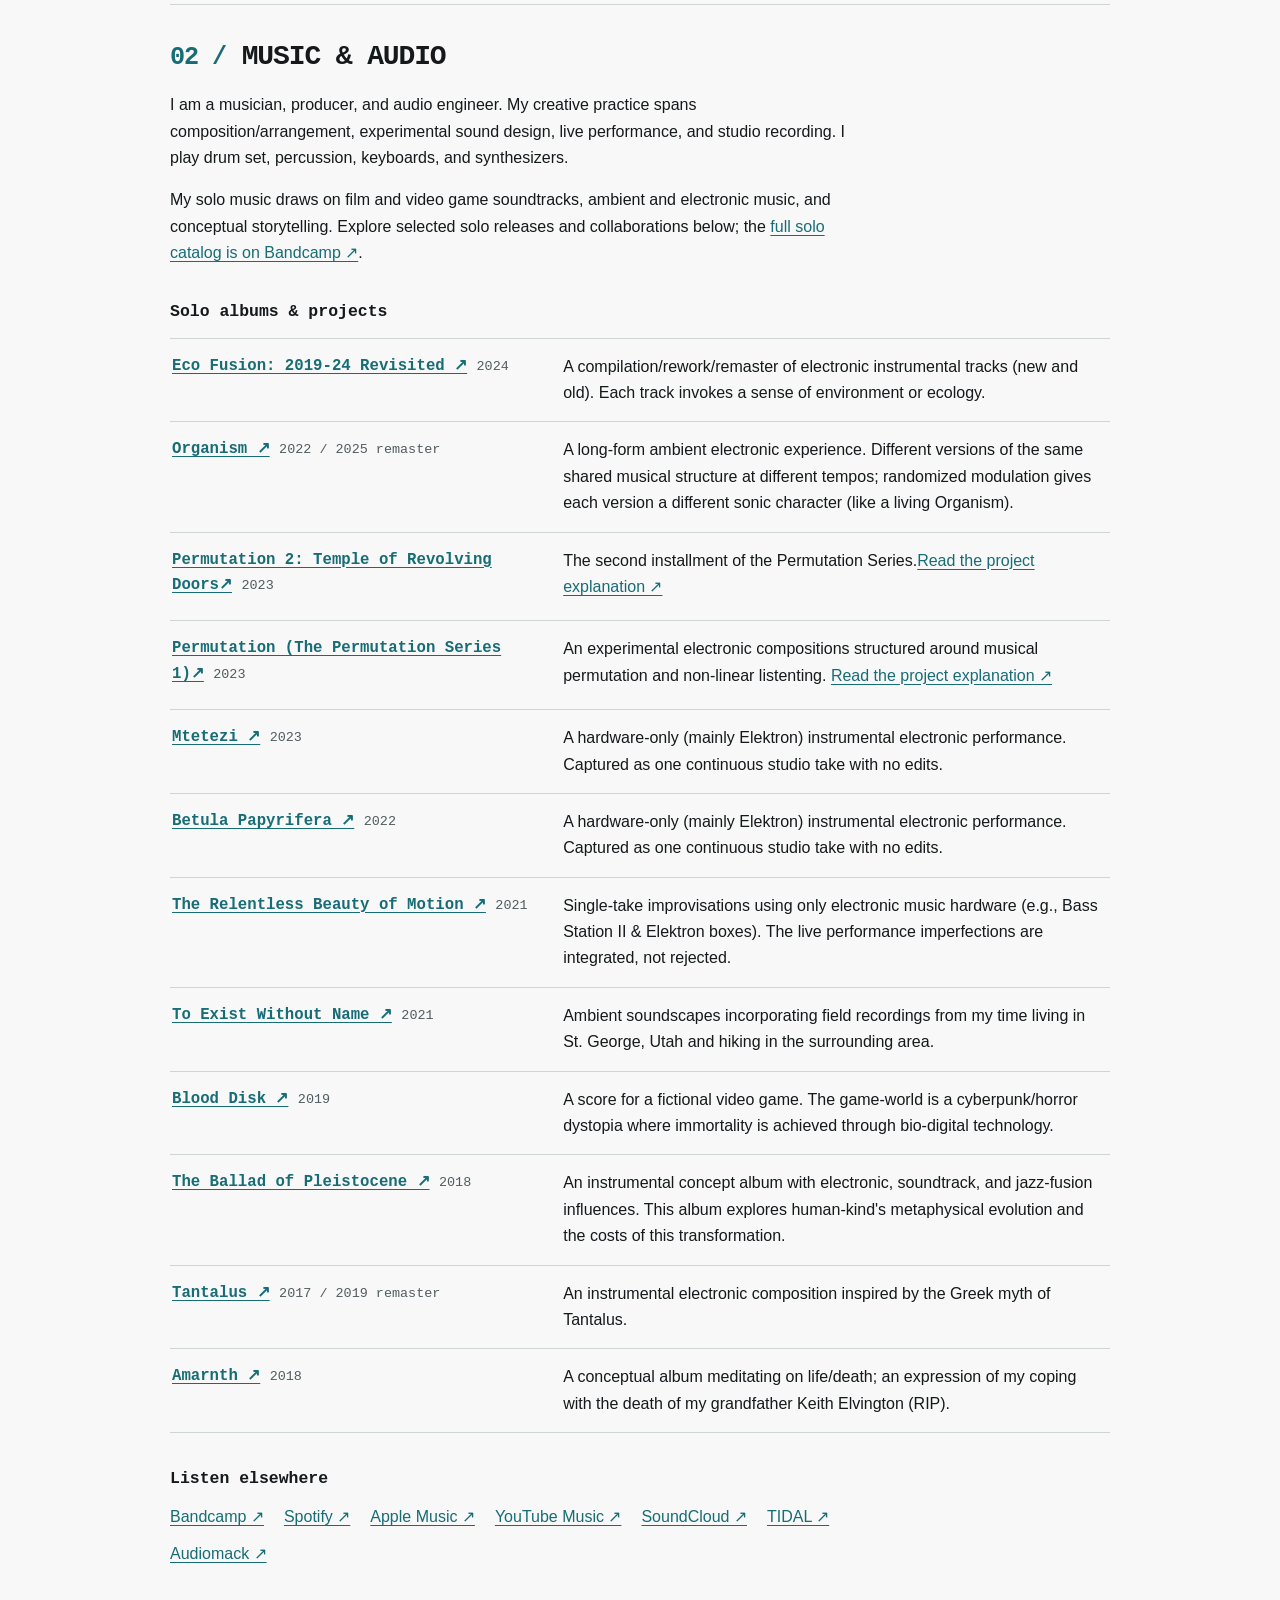
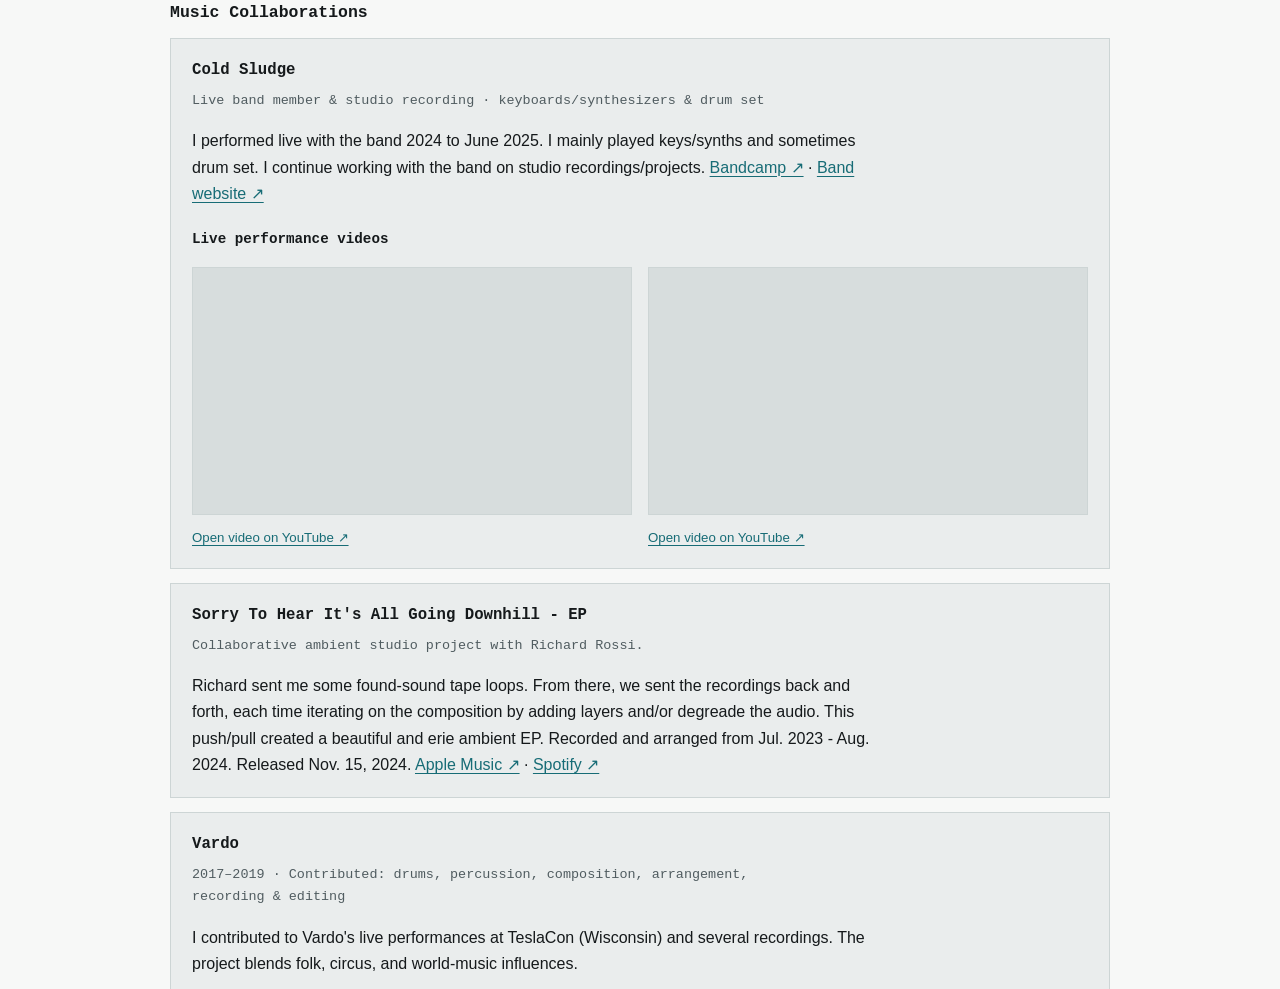
<file: sociology.html>
<!DOCTYPE html>
<html lang="en">
<head>
  <meta charset="UTF-8">
  <meta name="robots" content="noindex">
  <meta name="viewport" content="width=device-width, initial-scale=1">
  <meta http-equiv="refresh" content="0; url=index.html#research">
  <title>Page moved | Nate Tatem</title>
</head>
<body>
  <p>This section is now on the <a href="index.html#research">main website</a>.</p>
</body>
</html>
</file>
<file: style.css>
/*
  NATE TATEM — ONE-PAGE STYLES
  Start here to change the website's appearance.
  All colors are collected under :root.
  There are no frameworks or JavaScript dependencies.
*/
/* Load the body font so visitors don't need it installed locally. */
@import url('https://fonts.googleapis.com/css2?family=Carlito:wght@400;700&display=swap');

:root {
  --background: #f7f8f7;  /* slight off-white */
  --panel: #eaeded;       /* soft grey panels */
  --text: #15191b;        /* nearly black text */
  --muted: #505c60;       /* secondary text */
  --border: #cdd5d5;      /* thin dividers */
  --cyan: #c6f1f2;        /* pastel cyan accent */
  --link: #176c76;        /* darker cyan for readable hyperlinks */
  --page-width: 940px;
}

* { box-sizing: border-box; }
html { scroll-behavior: smooth; }
body {
  margin: 0;
  background: var(--background);
  color: var(--text);
  font-family: "Carlito", Arial, sans-serif;
  font-size: 16px;
  line-height: 1.65;
}
.wrap { width: min(calc(100% - 40px), var(--page-width)); margin: 0 auto; }
a { color: var(--link); text-underline-offset: 3px; }
a:hover { text-decoration-thickness: 2px; }
a:focus-visible { outline: 3px solid var(--link); outline-offset: 3px; }
.skip-link { position: absolute; left: -9999px; top: 8px; padding: 8px; background: var(--cyan); color: var(--text); z-index: 100; }
.skip-link:focus { left: 8px; }

.site-header { border-bottom: 1px solid var(--border); padding: 56px 0 24px; }
.kicker, h1, h2, h3, h4, nav, .subtitle, .meta, .section-number, .video-label, .year {
  font-family: "SFMono-Regular", Consolas, "Liberation Mono", monospace;
}
.kicker { font-size: 0.75rem; color: var(--muted); letter-spacing: 0.08em; margin: 0 0 8px; }
h1 { font-size: clamp(2.15rem, 7vw, 4.4rem); letter-spacing: -0.055em; line-height: 1.08; margin: 0; }
.cursor { color: var(--link); }
.subtitle { color: var(--muted); font-size: 0.9rem; margin: 14px 0 24px; }
nav { display: flex; flex-wrap: wrap; gap: 8px; font-size: 0.84rem; }
nav a { color: var(--text); background: var(--panel); border: 1px solid var(--border); padding: 7px 11px; text-decoration: none; }
nav a:hover, nav a:focus-visible { background: var(--cyan); }

main { padding-bottom: 40px; }
.section { padding: 34px 0 18px; border-bottom: 1px solid var(--border); scroll-margin-top: 12px; }
h2 { font-size: clamp(1.3rem, 3vw, 1.75rem); line-height: 1.3; margin: 0 0 17px; letter-spacing: -0.04em; }
.section-number { color: var(--link); font-size: 0.9em; }
h3 { font-size: 1.03rem; margin: 32px 0 12px; }
h4 { font-size: 0.98rem; margin: 0 0 6px; }
p { margin: 0 0 16px; max-width: 78ch; }
.panel { padding: 19px 21px; background: var(--panel); border: 1px solid var(--border); margin-bottom: 14px; }
.panel > :last-child { margin-bottom: 0; }
.meta, .year { color: var(--muted); font-size: 0.84rem; }
.entries { border-top: 1px solid var(--border); }
.entry { display: grid; grid-template-columns: minmax(0, 1fr) minmax(0, 1.5fr); gap: 14px 28px; padding: 15px 2px; border-bottom: 1px solid var(--border); }
.entry p { margin: 0; }
.entry .meta { margin-top: 5px; }
.entry h4 a { font-weight: 700; }
.year { font-weight: normal; white-space: nowrap; }
.link-line { display: flex; gap: 10px 20px; flex-wrap: wrap; }
.columns { display: grid; grid-template-columns: repeat(2, minmax(0, 1fr)); gap: 16px; }
.columns .panel { margin: 0; }
.columns h3 { margin-top: 0; }
ul { padding-left: 20px; margin-top: 7px; }
li { margin-bottom: 9px; }
.link-list { list-style: none; padding-left: 0; }
.video-label { font-size: 0.89rem; font-weight: 700; margin-top: 20px; }
.video-grid { display: grid; grid-template-columns: repeat(2, minmax(0, 1fr)); gap: 16px; }
.video-grid iframe { width: 100%; aspect-ratio: 16 / 9; border: 1px solid var(--border); background: #d7dddd; }
.video-grid p { font-size: 0.83rem; margin: 4px 0 0; }
.project-list { margin-bottom: 18px; }

.site-footer { padding: 22px 0 30px; font-size: 0.82rem; color: var(--muted); }
.site-footer .wrap { display: flex; justify-content: space-between; flex-wrap: wrap; gap: 10px; }

@media (max-width: 700px) {
  .site-header { padding-top: 32px; }
  .entry, .columns, .video-grid { grid-template-columns: 1fr; }
  .entry { gap: 5px; }
  .section { padding-top: 29px; }
  .panel { padding: 16px; }
}
@media (prefers-reduced-motion: reduce) {
  html { scroll-behavior: auto; }
}
</file>
